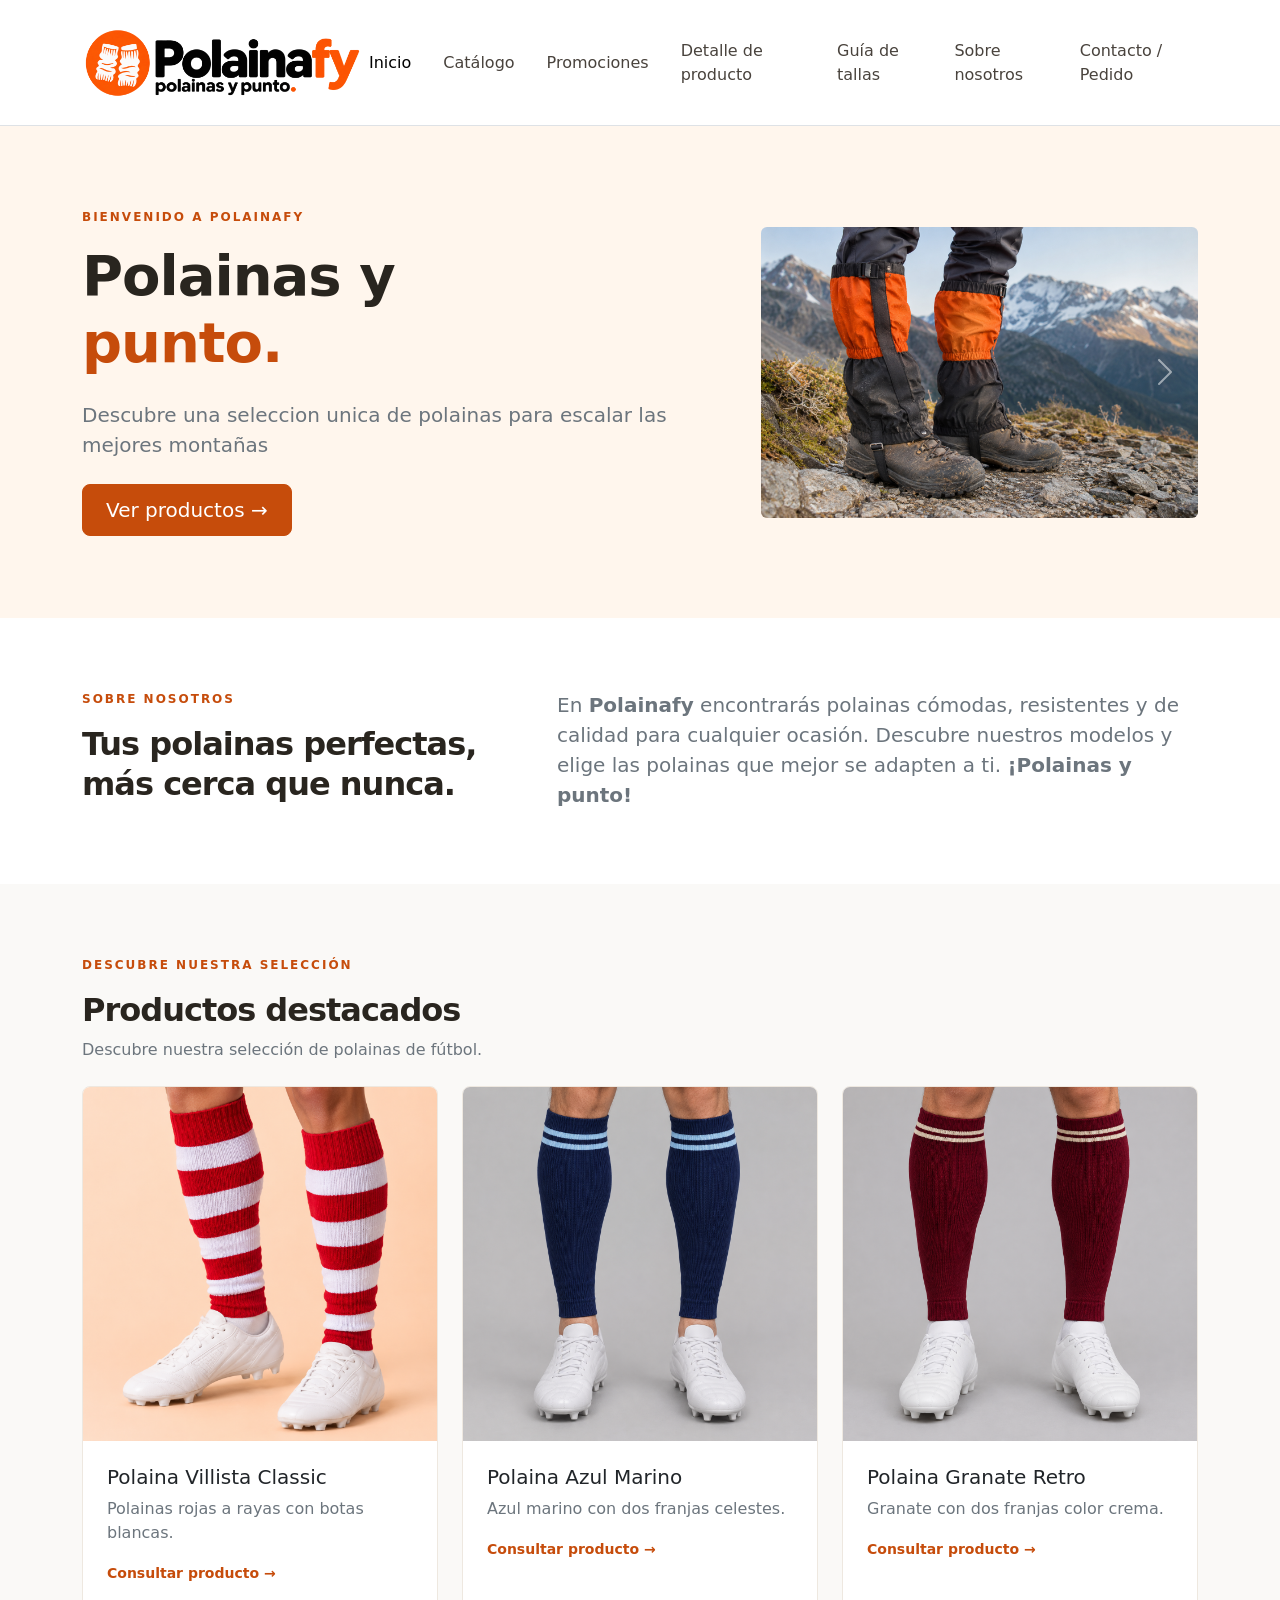
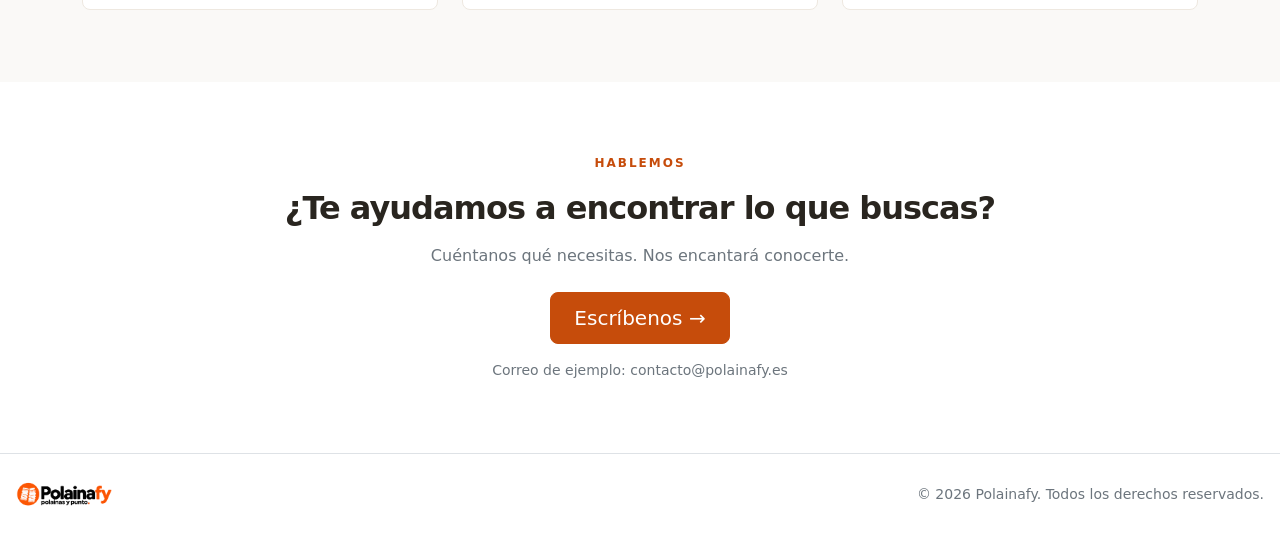
<file: index.html>
<!DOCTYPE html>
<html lang="es">
<head>
  <meta charset="UTF-8">
  <meta name="viewport" content="width=device-width, initial-scale=1">
  <meta name="description" content="Conoce nuestro negocio y descubre nuestros productos destacados.">
  <title>Polainafy</title>
  <link href="https://cdn.jsdelivr.net/npm/bootstrap@5.3.3/dist/css/bootstrap.min.css" rel="stylesheet">
  <link href="css/style.css" rel="stylesheet">
</head>
<body>
  <!-- Sustituye este recuadro por el logo de tu empresa. -->
  <nav class="navbar navbar-expand-md bg-white border-bottom">
    <div class="container py-2">
      <img src="img/polainafylogo.png" alt="" class="h-25 w-25">
      <button class="navbar-toggler" type="button" data-bs-toggle="collapse" data-bs-target="#menu" aria-controls="menu" aria-expanded="false" aria-label="Abrir menú"><span class="navbar-toggler-icon"></span></button>
      <div class="collapse navbar-collapse" id="menu">
        <ul class="navbar-nav ms-auto align-items-md-center gap-md-3">
          <li class="nav-item"><a class="nav-link active" aria-current="page" href="index.html">Inicio</a></li>
          <li class="nav-item"><a class="nav-link" href="catalogo.html">Catálogo</a></li>
          <li class="nav-item"><a class="nav-link" href="promociones.html">Promociones</a></li>
          <li class="nav-item"><a class="nav-link" href="producto.html">Detalle de producto</a></li>
          <li class="nav-item"><a class="nav-link" href="guiadetallas.html">Guía de tallas</a></li>
          <li class="nav-item"><a class="nav-link" href="sobrenosotros.html">Sobre nosotros</a></li>
          <li class="nav-item"><a class="nav-link" href="contacto.html">Contacto / Pedido</a></li>
        </ul>
      </div>
    </div>
  </nav>
  <main>
    <header id="inicio" class="banner">
      <div class="container py-5">
        <div class="row align-items-center g-5">
          <div class="col-md-7">
            <p class="etiqueta">BIENVENIDO A POLAINAFY</p>
            <h1 class="display-4 fw-bold mb-4">Polainas y<br><span class="texto-naranja">punto.</span></h1>
            <p class="lead text-secondary mb-4">Descubre una seleccion unica de polainas para escalar las mejores montañas</p>
            <a href="#productos" class="btn btn-naranja btn-lg">Ver productos <span aria-hidden="true">→</span></a>
          </div>
          <div class="col-md-5 rounded">
            <div id="carouselExample" class="carousel slide">
              <div class="carousel-inner">
                <div class="carousel-item active">
                  <img src="img/polainas1.png" class="d-block w-100 rounded" alt="...">
                </div>
                <div class="carousel-item">
                  <img src="img/polainas2.png" class="d-block w-100 rounded" alt="...">
                </div>
                <div class="carousel-item">
                  <img src="img/polainas3.png" class="d-block w-100 rounded" alt="...">
                </div>
                <div class="carousel-item">
                  <img src="img/polainas5.png" class="d-block w-100 rounded" alt="...">
                </div>
                <div class="carousel-item">
                  <img src="img/polainas4.png" class="d-block w-100 rounded" alt="...">
                </div>
              </div>
              <button class="carousel-control-prev" type="button" data-bs-target="#carouselExample" data-bs-slide="prev">
                <span class="carousel-control-prev-icon" aria-hidden="true"></span>
                <span class="visually-hidden">Previous</span>
              </button>
              <button class="carousel-control-next" type="button" data-bs-target="#carouselExample" data-bs-slide="next">
                <span class="carousel-control-next-icon" aria-hidden="true"></span>
                <span class="visually-hidden">Next</span>
              </button>
            </div>
        </div>
      </div>
    </header>
    <section id="nosotros" class="container seccion">
      <div class="row g-4 align-items-start">
        <div class="col-md-5"><p class="etiqueta">SOBRE NOSOTROS</p><h2>Tus polainas perfectas,<br>más cerca que nunca.</h2></div>
        <div class="col-md-7"><p class="text-secondary fs-5 mb-0">En <b>Polainafy</b> encontrarás polainas cómodas, resistentes y de calidad para cualquier ocasión. Descubre nuestros modelos y elige las polainas que mejor se adapten a ti. <b>¡Polainas y punto!</b></p></div>
      </div>
    </section>
    <section id="productos" class="fondo-suave seccion">
      <div class="container">
        <p class="etiqueta">DESCUBRE NUESTRA SELECCIÓN</p><h2 class="mb-2">Productos destacados</h2>
        <p class="text-secondary mb-4">Descubre nuestra selección de polainas de fútbol.</p>
        <div class="row g-4">
          <div class="col-md-4"><article class="card h-100"><img src="img/Polainas Rayadas Rojas con Botas Blancas.png" alt="Polainas rojas a rayas con botas blancas." class="card-img-top object-fit-cover foto-destacada" loading="lazy"><div class="card-body p-4"><h3 class="h5">Polaina Villista Classic</h3><p class="text-secondary">Polainas rojas a rayas con botas blancas.</p><a href="producto.html" class="enlace">Consultar producto <span aria-hidden="true">→</span></a></div></article></div>
          <div class="col-md-4"><article class="card h-100"><img src="img/polaina-azul-marino.png" alt="Azul marino con dos franjas celestes." class="card-img-top object-fit-cover foto-destacada" loading="lazy"><div class="card-body p-4"><h3 class="h5">Polaina Azul Marino</h3><p class="text-secondary">Azul marino con dos franjas celestes.</p><a href="producto-azul-marino.html" class="enlace">Consultar producto <span aria-hidden="true">→</span></a></div></article></div>
          <div class="col-md-4"><article class="card h-100"><img src="img/polaina-granate-retro.png" alt="Granate con dos franjas color crema." class="card-img-top object-fit-cover foto-destacada" loading="lazy"><div class="card-body p-4"><h3 class="h5">Polaina Granate Retro</h3><p class="text-secondary">Granate con dos franjas color crema.</p><a href="producto-granate-retro.html" class="enlace">Consultar producto <span aria-hidden="true">→</span></a></div></article></div>
        </div>
      </div>
    </section>
    <section id="contacto" class="container seccion text-center">
      <p class="etiqueta">HABLEMOS</p><h2>¿Te ayudamos a encontrar lo que buscas?</h2>
      <p class="text-secondary my-3">Cuéntanos qué necesitas. Nos encantará conocerte.</p>
      <!-- Cambia esta dirección por el correo de tu empresa. -->
      <a href="contacto.html" class="btn btn-naranja btn-lg mt-2">Escríbenos <span aria-hidden="true">→</span></a>
      <p class="small text-secondary mt-3 mb-0">Correo de ejemplo: contacto@polainafy.es</p>
    </section>
  </main>
  <footer class="border-top py-4">
    <div class="container-fluid d-flex flex-column flex-sm-row align-items-start align-items-sm-center justify-content-between gap-2 px-3">
      <a href="index.html">
        <img src="img/polainafylogo.png" alt="Polainafy, inicio" width="96" class="d-block h-auto">
      </a>
      <small class="text-secondary">© 2026 Polainafy. Todos los derechos reservados.</small>
    </div>
  </footer>
  <script src="https://cdn.jsdelivr.net/npm/bootstrap@5.3.3/dist/js/bootstrap.bundle.min.js"></script>
</body>
</html>
</file>
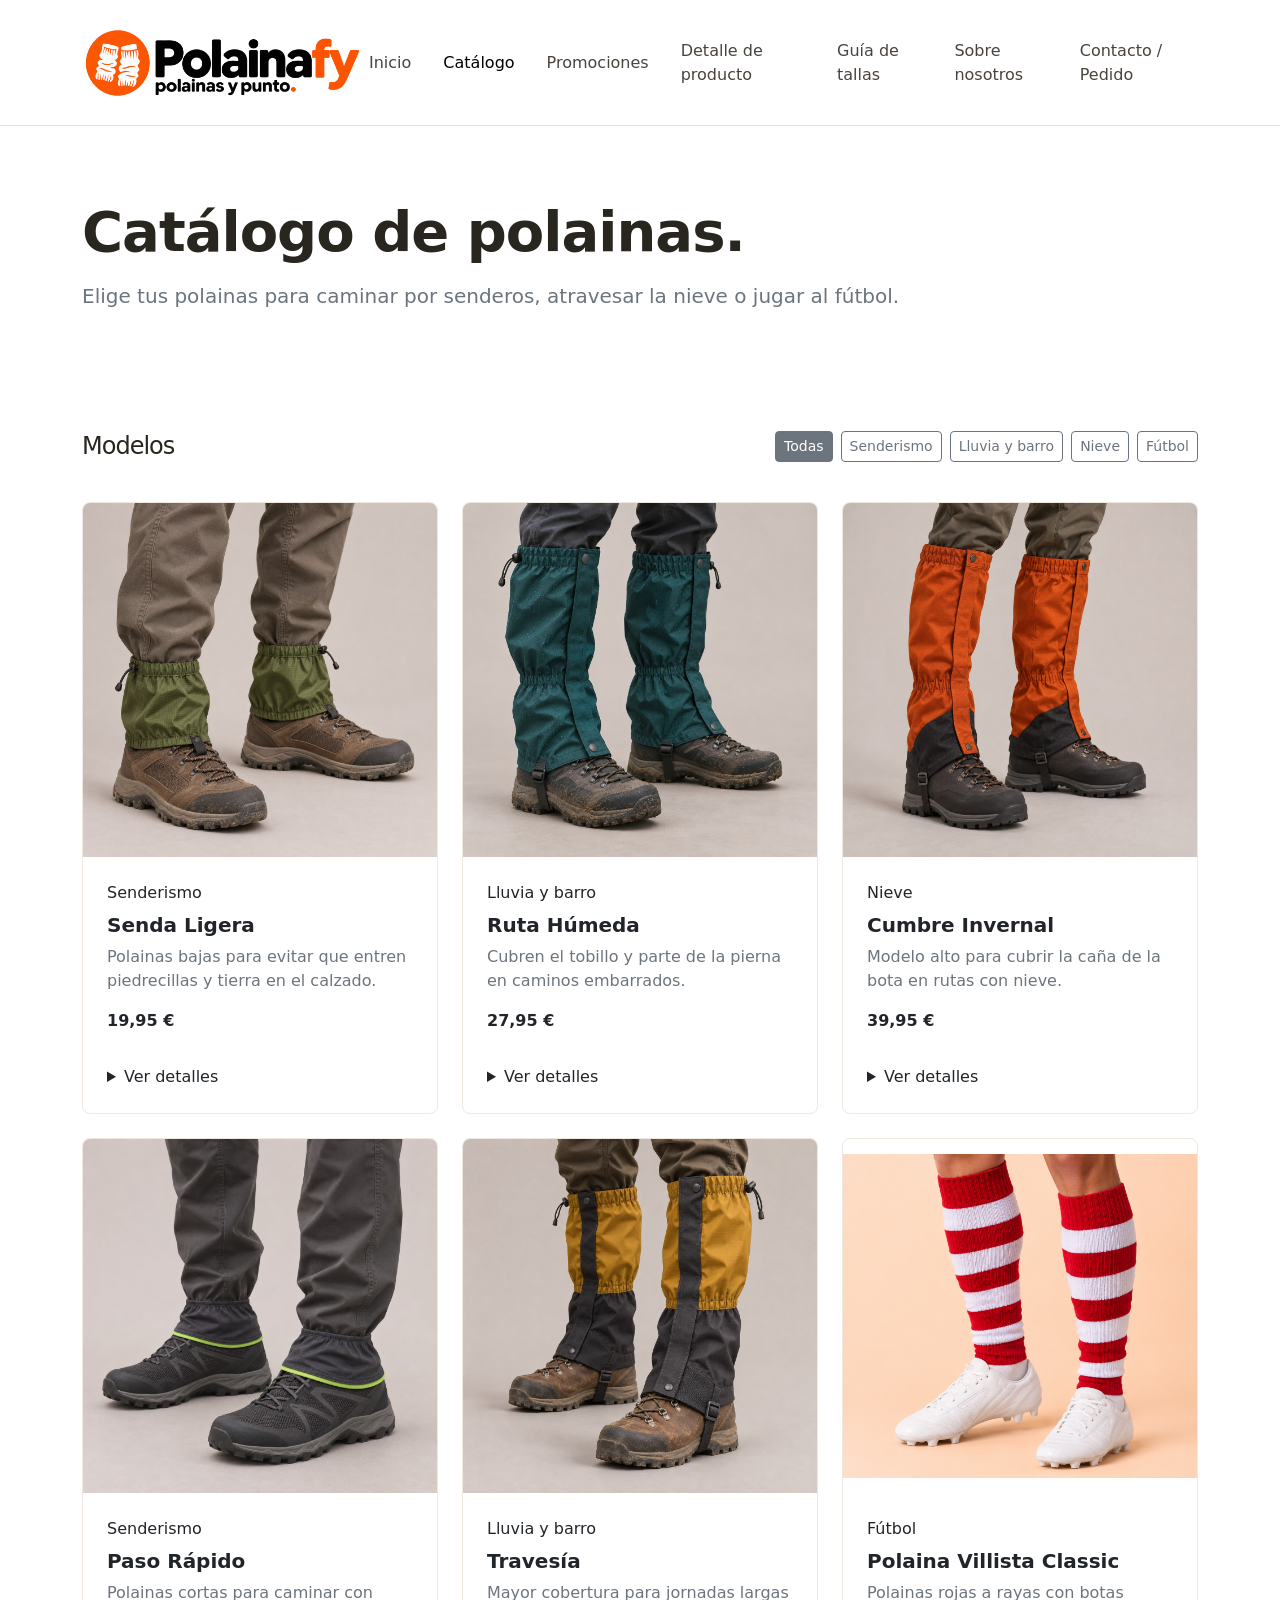
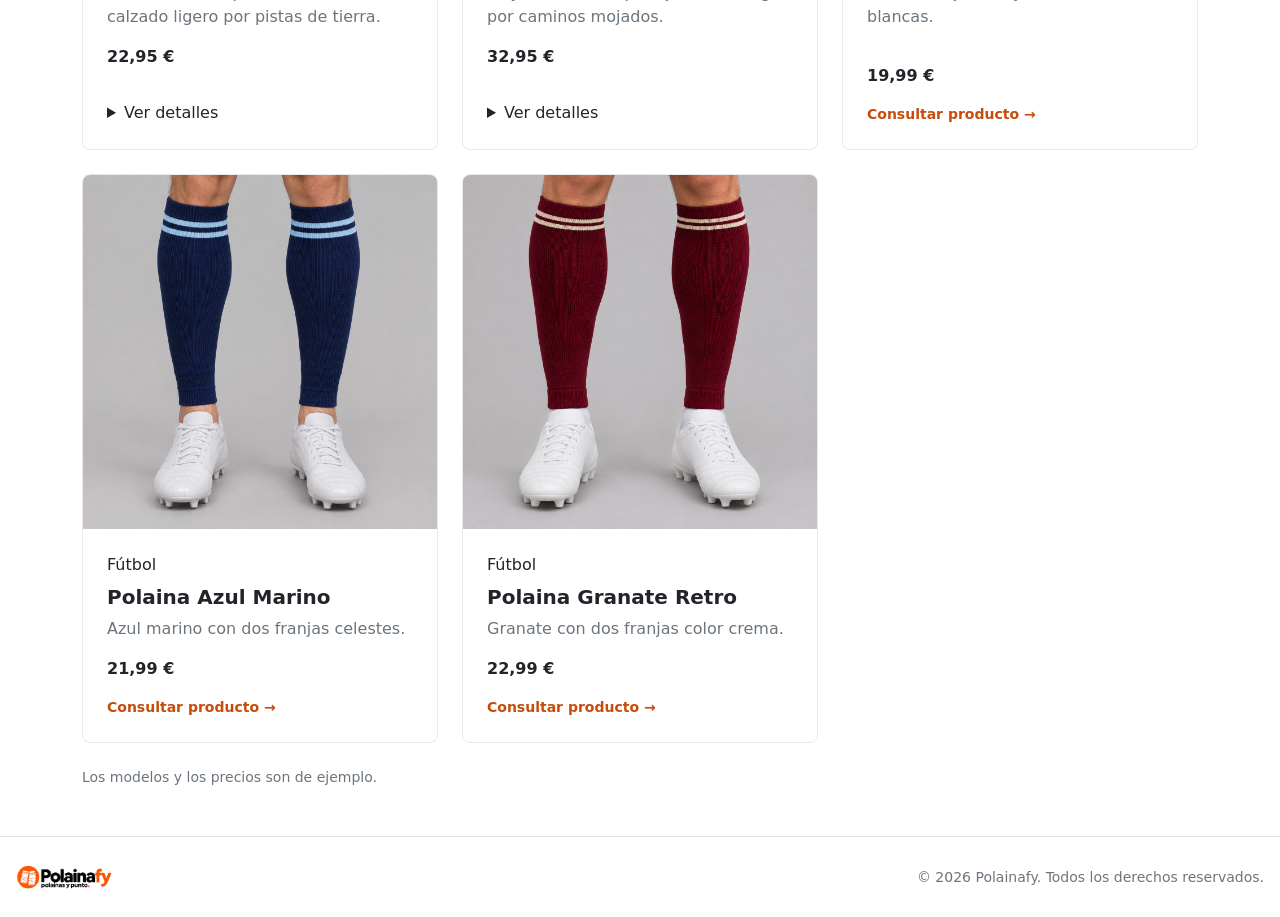
<file: catalogo.html>
<!DOCTYPE html>
<html lang="es">
<head>
  <meta charset="UTF-8">
  <meta name="viewport" content="width=device-width, initial-scale=1">
  <meta name="description" content="Catálogo de polainas Polainafy para senderismo, lluvia, nieve y fútbol.">
  <title>Catálogo de polainas | Polainafy</title>
  <link href="https://cdn.jsdelivr.net/npm/bootstrap@5.3.3/dist/css/bootstrap.min.css" rel="stylesheet">
  <link href="css/style.css" rel="stylesheet">

</head>
<body>
  <nav class="navbar navbar-expand-md bg-white border-bottom">
    <div class="container py-2">
      <img src="img/polainafylogo.png" alt="" class="h-25 w-25">
      <button class="navbar-toggler" type="button" data-bs-toggle="collapse" data-bs-target="#menu" aria-controls="menu" aria-expanded="false" aria-label="Abrir menú"><span class="navbar-toggler-icon"></span></button>
      <div class="collapse navbar-collapse" id="menu">
        <ul class="navbar-nav ms-auto align-items-md-center gap-md-3">
          <li class="nav-item"><a class="nav-link" href="index.html">Inicio</a></li>
          <li class="nav-item"><a class="nav-link active" aria-current="page" href="catalogo.html">Catálogo</a></li>
          <li class="nav-item"><a class="nav-link" href="promociones.html">Promociones</a></li>
          <li class="nav-item"><a class="nav-link" href="producto.html">Detalle de producto</a></li>
          <li class="nav-item"><a class="nav-link" href="guiadetallas.html">Guía de tallas</a></li>
          <li class="nav-item"><a class="nav-link" href="sobrenosotros.html">Sobre nosotros</a></li>
          <li class="nav-item"><a class="nav-link" href="contacto.html">Contacto / Pedido</a></li>
        </ul>
      </div>
    </div>
  </nav>

  <main class="catalogo">
    <header class="cabecera-catalogo py-5">
      <div class="container py-md-4">
        <h1 class="display-4 fw-bold mb-3">Catálogo de <span class="acento">polainas.</span></h1>
        <p class="introduccion lead text-secondary mb-0">
          Elige tus polainas para caminar por senderos, atravesar la nieve o jugar al fútbol.
        </p>
      </div>
    </header>

    <section class="container py-5" aria-labelledby="modelos">
      <div class="controles pb-3 mb-4 d-flex flex-wrap align-items-center justify-content-between gap-3">
        <h2 id="modelos" class="h4 mb-0">Modelos</h2>
        <div id="filtros" role="group" aria-label="Filtrar modelos por actividad" hidden>
          <div class="d-flex flex-wrap gap-2">
            <button class="btn btn-sm btn-outline-secondary filtro active" type="button" data-filtro="todos" aria-pressed="true">Todas</button>
            <button class="btn btn-sm btn-outline-secondary filtro" type="button" data-filtro="senderismo" aria-pressed="false">Senderismo</button>
            <button class="btn btn-sm btn-outline-secondary filtro" type="button" data-filtro="lluvia" aria-pressed="false">Lluvia y barro</button>
            <button class="btn btn-sm btn-outline-secondary filtro" type="button" data-filtro="nieve" aria-pressed="false">Nieve</button>
            <button class="btn btn-sm btn-outline-secondary filtro" type="button" data-filtro="futbol" aria-pressed="false">Fútbol</button>
          </div>
        </div>
      </div>
      <p id="resultado-filtro" class="visually-hidden" role="status"></p>


      <div class="row row-cols-1 row-cols-sm-2 row-cols-lg-3 g-4">
        <div class="col" data-terreno="senderismo">
          <article class="card h-100">
            <div class="foto-producto ratio ratio-1x1">
              <img class="object-fit-contain" src="img/senda-ligera.jpg" alt="Polainas bajas verde oliva sobre zapatillas de montaña marrones" loading="lazy">
            </div>
            <div class="card-body p-4 d-flex flex-column">
              <p class="tipo mb-2">Senderismo</p>
              <h3 class="h5 fw-bold">Senda Ligera</h3>
              <p class="text-secondary">Polainas bajas para evitar que entren piedrecillas y tierra en el calzado.</p>
              <p class="precio fw-bold mt-auto mb-3">19,95 €</p>
              <details class="pt-3">
                <summary>Ver detalles</summary>
                <p class="text-secondary small mt-2 mb-0">Pensadas para rutas cortas por senderos secos con zapatillas de montaña.</p>
              </details>
            </div>
          </article>
        </div>

        <div class="col" data-terreno="lluvia">
          <article class="card h-100">
            <div class="foto-producto ratio ratio-1x1">
              <img class="object-fit-contain" src="img/ruta-humeda.jpg" alt="Polainas verde petróleo con gotas de agua sobre botas de senderismo" loading="lazy">
            </div>
            <div class="card-body p-4 d-flex flex-column">
              <p class="tipo mb-2">Lluvia y barro</p>
              <h3 class="h5 fw-bold">Ruta Húmeda</h3>
              <p class="text-secondary">Cubren el tobillo y parte de la pierna en caminos embarrados.</p>
              <p class="precio fw-bold mt-auto mb-3">27,95 €</p>
              <details class="pt-3">
                <summary>Ver detalles</summary>
                <p class="text-secondary small mt-2 mb-0">Recomendadas para senderos con charcos o hierba mojada. Se colocan sobre la parte superior de la bota.</p>
              </details>
            </div>
          </article>
        </div>

        <div class="col" data-terreno="nieve">
          <article class="card h-100">
            <div class="foto-producto ratio ratio-1x1">
              <img class="object-fit-contain" src="img/cumbre-invernal.jpg" alt="Polainas altas naranjas con refuerzos negros sobre botas de montaña" loading="lazy">
            </div>
            <div class="card-body p-4 d-flex flex-column">
              <p class="tipo mb-2">Nieve</p>
              <h3 class="h5 fw-bold">Cumbre Invernal</h3>
              <p class="text-secondary">Modelo alto para cubrir la caña de la bota en rutas con nieve.</p>
              <p class="precio fw-bold mt-auto mb-3">39,95 €</p>
              <details class="pt-3">
                <summary>Ver detalles</summary>
                <p class="text-secondary small mt-2 mb-0">La cobertura alta ayuda a mantener la nieve fuera de la bota al caminar.</p>
              </details>
            </div>
          </article>
        </div>

        <div class="col" data-terreno="senderismo">
          <article class="card h-100">
            <div class="foto-producto ratio ratio-1x1">
              <img class="object-fit-contain" src="img/paso-rapido.jpg" alt="Polainas cortas de color grafito con ribete lima sobre zapatillas de trail" loading="lazy">
            </div>
            <div class="card-body p-4 d-flex flex-column">
              <p class="tipo mb-2">Senderismo</p>
              <h3 class="h5 fw-bold">Paso Rápido</h3>
              <p class="text-secondary">Polainas cortas para caminar con calzado ligero por pistas de tierra.</p>
              <p class="precio fw-bold mt-auto mb-3">22,95 €</p>
              <details class="pt-3">
                <summary>Ver detalles</summary>
                <p class="text-secondary small mt-2 mb-0">Su perfil bajo cubre la abertura de la zapatilla y deja libre la parte superior del tobillo.</p>
              </details>
            </div>
          </article>
        </div>

        <div class="col" data-terreno="lluvia">
          <article class="card h-100">
            <div class="foto-producto ratio ratio-1x1">
              <img class="object-fit-contain" src="img/travesia.jpg" alt="Polainas largas de color ocre y gris sobre botas de cuero" loading="lazy">
            </div>
            <div class="card-body p-4 d-flex flex-column">
              <p class="tipo mb-2">Lluvia y barro</p>
              <h3 class="h5 fw-bold">Travesía</h3>
              <p class="text-secondary">Mayor cobertura para jornadas largas por caminos mojados.</p>
              <p class="precio fw-bold mt-auto mb-3">32,95 €</p>
              <details class="pt-3">
                <summary>Ver detalles</summary>
                <p class="text-secondary small mt-2 mb-0">Cubre la caña de la bota y la parte baja del pantalón en rutas con vegetación húmeda.</p>
              </details>
            </div>
          </article>
        </div>
        <div class="col" data-terreno="futbol">
          <article class="card h-100">
            <div class="foto-producto ratio ratio-1x1">
              <img class="object-fit-contain" src="img/Polainas Rayadas Rojas con Botas Blancas.png" alt="Polainas rojas a rayas con botas blancas." loading="lazy">
            </div>
            <div class="card-body p-4 d-flex flex-column">
              <p class="tipo mb-2">Fútbol</p>
              <h3 class="h5 fw-bold">Polaina Villista Classic</h3>
              <p class="text-secondary">Polainas rojas a rayas con botas blancas.</p>
              <p class="precio fw-bold mt-auto mb-3">19,99 €</p>
              <a href="producto.html" class="enlace">Consultar producto <span aria-hidden="true">→</span></a>
            </div>
          </article>
        </div>

        <div class="col" data-terreno="futbol">
          <article class="card h-100">
            <div class="foto-producto ratio ratio-1x1">
              <img class="object-fit-contain" src="img/polaina-azul-marino.png" alt="Azul marino con dos franjas celestes." loading="lazy">
            </div>
            <div class="card-body p-4 d-flex flex-column">
              <p class="tipo mb-2">Fútbol</p>
              <h3 class="h5 fw-bold">Polaina Azul Marino</h3>
              <p class="text-secondary">Azul marino con dos franjas celestes.</p>
              <p class="precio fw-bold mt-auto mb-3">21,99 €</p>
              <a href="producto-azul-marino.html" class="enlace">Consultar producto <span aria-hidden="true">→</span></a>
            </div>
          </article>
        </div>

        <div class="col" data-terreno="futbol">
          <article class="card h-100">
            <div class="foto-producto ratio ratio-1x1">
              <img class="object-fit-contain" src="img/polaina-granate-retro.png" alt="Granate con dos franjas color crema." loading="lazy">
            </div>
            <div class="card-body p-4 d-flex flex-column">
              <p class="tipo mb-2">Fútbol</p>
              <h3 class="h5 fw-bold">Polaina Granate Retro</h3>
              <p class="text-secondary">Granate con dos franjas color crema.</p>
              <p class="precio fw-bold mt-auto mb-3">22,99 €</p>
              <a href="producto-granate-retro.html" class="enlace">Consultar producto <span aria-hidden="true">→</span></a>
            </div>
          </article>
        </div>
      </div>
      <p class="small text-secondary mt-4 mb-0">Los modelos y los precios son de ejemplo.</p>
    </section>
  </main>

  <footer class="border-top py-4">
    <div class="container-fluid d-flex flex-column flex-sm-row align-items-start align-items-sm-center justify-content-between gap-2 px-3">
      <a href="index.html">
        <img src="img/polainafylogo.png" alt="Polainafy, inicio" width="96" class="d-block h-auto">
      </a>
      <small class="text-secondary">© 2026 Polainafy. Todos los derechos reservados.</small>
    </div>
  </footer>

  <script src="https://cdn.jsdelivr.net/npm/bootstrap@5.3.3/dist/js/bootstrap.bundle.min.js"></script>
  <script>
    const filtros = document.querySelector('#filtros');
    const botones = filtros.querySelectorAll('[data-filtro]');
    const tarjetas = document.querySelectorAll('[data-terreno]');
    const resultado = document.querySelector('#resultado-filtro');

    // Muestra las tarjetas que coinciden con el terreno seleccionado.
    botones.forEach((boton) => {
      boton.addEventListener('click', () => {
        const terreno = boton.dataset.filtro;
        let visibles = 0;

        tarjetas.forEach((tarjeta) => {
          const coincide = terreno === 'todos' || tarjeta.dataset.terreno === terreno;
          tarjeta.hidden = !coincide;
          if (coincide) visibles += 1;
        });

        botones.forEach((opcion) => {
          const activo = opcion === boton;
          opcion.classList.toggle('active', activo);
          opcion.setAttribute('aria-pressed', String(activo));
        });

        resultado.textContent = visibles === 1 ? '1 modelo visible' : visibles + ' modelos visibles';
      });
    });

    filtros.hidden = false;
  </script>
</body>
</html>
</file>
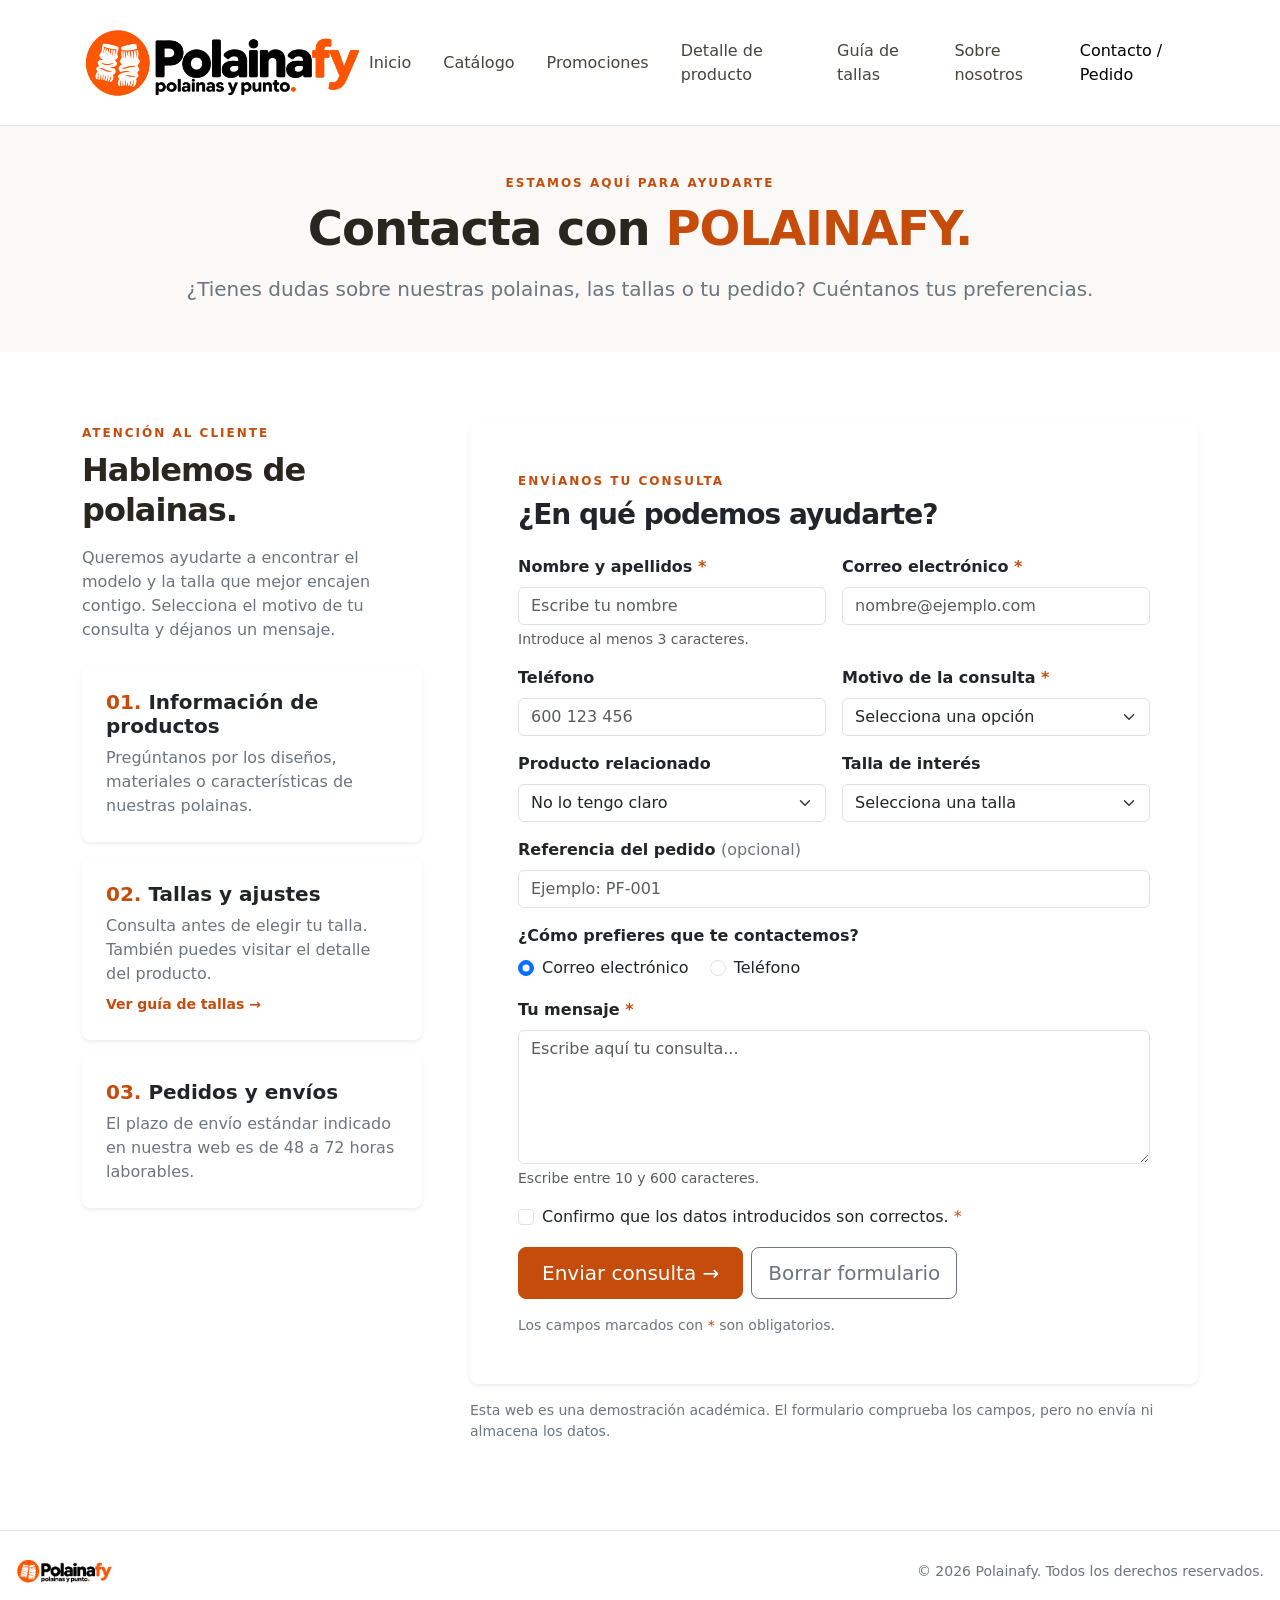
<file: contacto.html>
<!DOCTYPE html>
<html lang="es">

<head>
    <meta charset="UTF-8">
    <meta name="viewport" content="width=device-width, initial-scale=1.0">
    <meta name="description" content="Contacta con POLAINAFY para resolver tus dudas sobre polainas, tallas y pedidos.">

    <title>Contacto | POLAINAFY</title>

    <!-- Bootstrap 5 -->
    <link href="https://cdn.jsdelivr.net/npm/bootstrap@5.3.8/dist/css/bootstrap.min.css"
        rel="stylesheet">

    <!-- CSS común del proyecto -->
    <link rel="stylesheet" href="css/style.css">
</head>

<body>

    <!-- NAVBAR -->
    <header>
  <nav class="navbar navbar-expand-md bg-white border-bottom">
    <div class="container py-2">
      <img src="img/polainafylogo.png" alt="" class="h-25 w-25">
      <button class="navbar-toggler" type="button" data-bs-toggle="collapse" data-bs-target="#menu" aria-controls="menu" aria-expanded="false" aria-label="Abrir menú"><span class="navbar-toggler-icon"></span></button>
      <div class="collapse navbar-collapse" id="menu">
        <ul class="navbar-nav ms-auto align-items-md-center gap-md-3">
          <li class="nav-item"><a class="nav-link" href="index.html">Inicio</a></li>
          <li class="nav-item"><a class="nav-link" href="catalogo.html">Catálogo</a></li>
          <li class="nav-item"><a class="nav-link" href="promociones.html">Promociones</a></li>
          <li class="nav-item"><a class="nav-link" href="producto.html">Detalle de producto</a></li>
          <li class="nav-item"><a class="nav-link" href="guiadetallas.html">Guía de tallas</a></li>
          <li class="nav-item"><a class="nav-link" href="sobrenosotros.html">Sobre nosotros</a></li>
          <li class="nav-item"><a class="nav-link active" aria-current="page" href="contacto.html">Contacto / Pedido</a></li>
        </ul>
      </div>
    </div>
  </nav>
    </header>


    <!-- CONTENIDO PRINCIPAL -->
    <main>

        <!-- PRESENTACIÓN -->
        <section class="fondo-suave py-5">
            <div class="container text-center">
                <p class="etiqueta mb-2">ESTAMOS AQUÍ PARA AYUDARTE</p>
                <h1 class="display-5 fw-bold mb-3">
                    Contacta con <span class="texto-naranja">POLAINAFY.</span>
                </h1>
                <p class="text-secondary lead mb-0">
                    ¿Tienes dudas sobre nuestras polainas, las tallas o tu pedido?
                    Cuéntanos tus preferencias.
                </p>
            </div>
        </section>


        <!-- FORMULARIO E INFORMACIÓN -->
        <section class="container seccion">
            <div class="row g-5 align-items-start">

                <!-- INFORMACIÓN LATERAL -->
                <div class="col-lg-4">
                    <p class="etiqueta mb-2">ATENCIÓN AL CLIENTE</p>
                    <h2 class="fw-bold mb-3">Hablemos de polainas.</h2>
                    <p class="text-secondary mb-4">
                        Queremos ayudarte a encontrar el modelo y la talla
                        que mejor encajen contigo. Selecciona el motivo de tu consulta
                        y déjanos un mensaje.
                    </p>

                    <div class="card border-0 shadow-sm mb-3">
                        <div class="card-body p-4">
                            <h3 class="h5 fw-bold">
                                <span class="texto-naranja">01.</span> Información de productos
                            </h3>
                            <p class="text-secondary mb-0">
                                Pregúntanos por los diseños, materiales o características
                                de nuestras polainas.
                            </p>
                        </div>
                    </div>

                    <div class="card border-0 shadow-sm mb-3">
                        <div class="card-body p-4">
                            <h3 class="h5 fw-bold">
                                <span class="texto-naranja">02.</span> Tallas y ajustes
                            </h3>
                            <p class="text-secondary mb-0">
                                Consulta antes de elegir tu talla.
                                También puedes visitar el detalle del producto.
                            </p>
                            <a href="producto.html" class="enlace d-inline-block mt-2">
                                Ver guía de tallas →
                            </a>
                        </div>
                    </div>

                    <div class="card border-0 shadow-sm">
                        <div class="card-body p-4">
                            <h3 class="h5 fw-bold">
                                <span class="texto-naranja">03.</span> Pedidos y envíos
                            </h3>
                            <p class="text-secondary mb-0">
                                El plazo de envío estándar indicado en nuestra web es
                                de 48 a 72 horas laborables.
                            </p>
                        </div>
                    </div>
                </div>


                <!-- FORMULARIO -->
                <div class="col-lg-8">
                    <div class="card border-0 shadow-sm rounded-3">
                        <div class="card-body p-4 p-md-5">

                            <p class="etiqueta mb-2">ENVÍANOS TU CONSULTA</p>
                            <h2 class="h3 fw-bold mb-4">¿En qué podemos ayudarte?</h2>

                            <form id="formContacto">

                                <div class="row g-3">

                                    <!-- Nombre -->
                                    <div class="col-md-6">
                                        <label for="nombre" class="form-label fw-semibold">
                                            Nombre y apellidos <span class="texto-naranja">*</span>
                                        </label>
                                        <input type="text" class="form-control" id="nombre" name="nombre"
                                            placeholder="Escribe tu nombre" autocomplete="name"
                                            minlength="3" maxlength="80" required>
                                        <div class="form-text">Introduce al menos 3 caracteres.</div>
                                    </div>

                                    <!-- Correo -->
                                    <div class="col-md-6">
                                        <label for="email" class="form-label fw-semibold">
                                            Correo electrónico <span class="texto-naranja">*</span>
                                        </label>
                                        <input type="email" class="form-control" id="email" name="email"
                                            placeholder="nombre@ejemplo.com" autocomplete="email" required>
                                    </div>

                                    <!-- Teléfono -->
                                    <div class="col-md-6">
                                        <label for="telefono" class="form-label fw-semibold">
                                            Teléfono
                                        </label>
                                        <input type="tel" class="form-control" id="telefono" name="telefono"
                                            placeholder="600 123 456" autocomplete="tel"
                                            pattern="[0-9+()\s-]{9,16}"
                                            title="Introduce un teléfono válido (entre 9 y 16 caracteres).">
                                    </div>

                                    <!-- Motivo de consulta -->
                                    <div class="col-md-6">
                                        <label for="motivo" class="form-label fw-semibold">
                                            Motivo de la consulta <span class="texto-naranja">*</span>
                                        </label>
                                        <select class="form-select" id="motivo" name="motivo" required>
                                            <option value="" selected disabled>Selecciona una opción</option>
                                            <option value="producto">Información sobre un producto</option>
                                            <option value="talla">Dudas sobre tallas</option>
                                            <option value="pedido">Consulta sobre un pedido</option>
                                            <option value="envio">Envíos</option>
                                            <option value="cambio">Cambios o devoluciones</option>
                                            <option value="otro">Otro motivo</option>
                                        </select>
                                    </div>

                                    <!-- Producto -->
                                    <div class="col-md-6">
                                        <label for="producto" class="form-label fw-semibold">
                                            Producto relacionado
                                        </label>
                                        <select class="form-select" id="producto" name="producto">
                                            <option value="" selected>No lo tengo claro</option>
                                            <option value="villista-classic">Polaina Villista Classic</option>
                                            <option value="otro-modelo">Otro modelo del catálogo</option>
                                        </select>
                                    </div>

                                    <!-- Talla -->
                                    <div class="col-md-6">
                                        <label for="talla" class="form-label fw-semibold">
                                            Talla de interés
                                        </label>
                                        <select class="form-select" id="talla" name="talla">
                                            <option value="" selected>Selecciona una talla</option>
                                            <option value="S">S </option>
                                            <option value="M">M </option>
                                            <option value="L">L </option>
                                            <option value="XL">XL </option>
                                        </select>
                                    </div>

                                    <!-- Referencia pedido -->
                                    <div class="col-12">
                                        <label for="referencia" class="form-label fw-semibold">
                                            Referencia del pedido <span class="text-secondary fw-normal">(opcional)</span>
                                        </label>
                                        <input type="text" class="form-control" id="referencia" name="referencia"
                                            placeholder="Ejemplo: PF-001" maxlength="30">
                                    </div>

                                    <!-- Preferencia de contacto -->
                                    <div class="col-12">
                                        <p class="form-label fw-semibold mb-2">¿Cómo prefieres que te contactemos?</p>
                                        <div class="form-check form-check-inline">
                                            <input class="form-check-input" type="radio" name="respuesta"
                                                id="respuestaEmail" value="email" checked>
                                            <label class="form-check-label" for="respuestaEmail">Correo electrónico</label>
                                        </div>
                                        <div class="form-check form-check-inline">
                                            <input class="form-check-input" type="radio" name="respuesta"
                                                id="respuestaTelefono" value="telefono">
                                            <label class="form-check-label" for="respuestaTelefono">Teléfono</label>
                                        </div>
                                    </div>

                                    <!-- Mensaje -->
                                    <div class="col-12">
                                        <label for="mensaje" class="form-label fw-semibold">
                                            Tu mensaje <span class="texto-naranja">*</span>
                                        </label>
                                        <textarea class="form-control" id="mensaje" name="mensaje" rows="5"
                                            placeholder="Escribe aquí tu consulta..."
                                            minlength="10" maxlength="600" required></textarea>
                                        <div class="form-text">Escribe entre 10 y 600 caracteres.</div>
                                    </div>

                                    <!-- Checkbox -->
                                    <div class="col-12">
                                        <div class="form-check">
                                            <input class="form-check-input" type="checkbox" id="confirmacion"
                                                name="confirmacion" value="si" required>
                                            <label class="form-check-label" for="confirmacion">
                                                Confirmo que los datos introducidos son correctos.
                                                <span class="texto-naranja">*</span>
                                            </label>
                                        </div>
                                    </div>

                                    <!-- Botones -->
                                    <div class="col-12 d-flex flex-column flex-sm-row gap-2 mt-3">
                                        <button type="submit" class="btn btn-naranja btn-lg">
                                            Enviar consulta →
                                        </button>
                                        <button type="reset" class="btn btn-outline-secondary btn-lg">
                                            Borrar formulario
                                        </button>
                                    </div>

                                    <div class="col-12">
                                        <p class="small text-secondary mb-0">
                                            Los campos marcados con <span class="texto-naranja">*</span> son obligatorios.
                                        </p>
                                        <div id="respuestaFormulario" class="alert alert-success mt-3 mb-0 d-none"
                                            role="status" aria-live="polite"></div>
                                    </div>

                                </div>
                            </form>

                        </div>
                    </div>

                    <p class="small text-secondary mt-3">
                        Esta web es una demostración académica. El formulario comprueba los campos,
                        pero no envía ni almacena los datos.
                    </p>
                </div>

            </div>
        </section>

    </main>


    <!-- FOOTER -->
  <footer class="border-top py-4">
    <div class="container-fluid d-flex flex-column flex-sm-row align-items-start align-items-sm-center justify-content-between gap-2 px-3">
      <a href="index.html">
        <img src="img/polainafylogo.png" alt="Polainafy, inicio" width="96" class="d-block h-auto">
      </a>
      <small class="text-secondary">© 2026 Polainafy. Todos los derechos reservados.</small>
    </div>
  </footer>


    <!-- JAVASCRIPT BOOTSTRAP -->
    <script src="https://cdn.jsdelivr.net/npm/bootstrap@5.3.8/dist/js/bootstrap.bundle.min.js"></script>


</body>
</html>
</file>
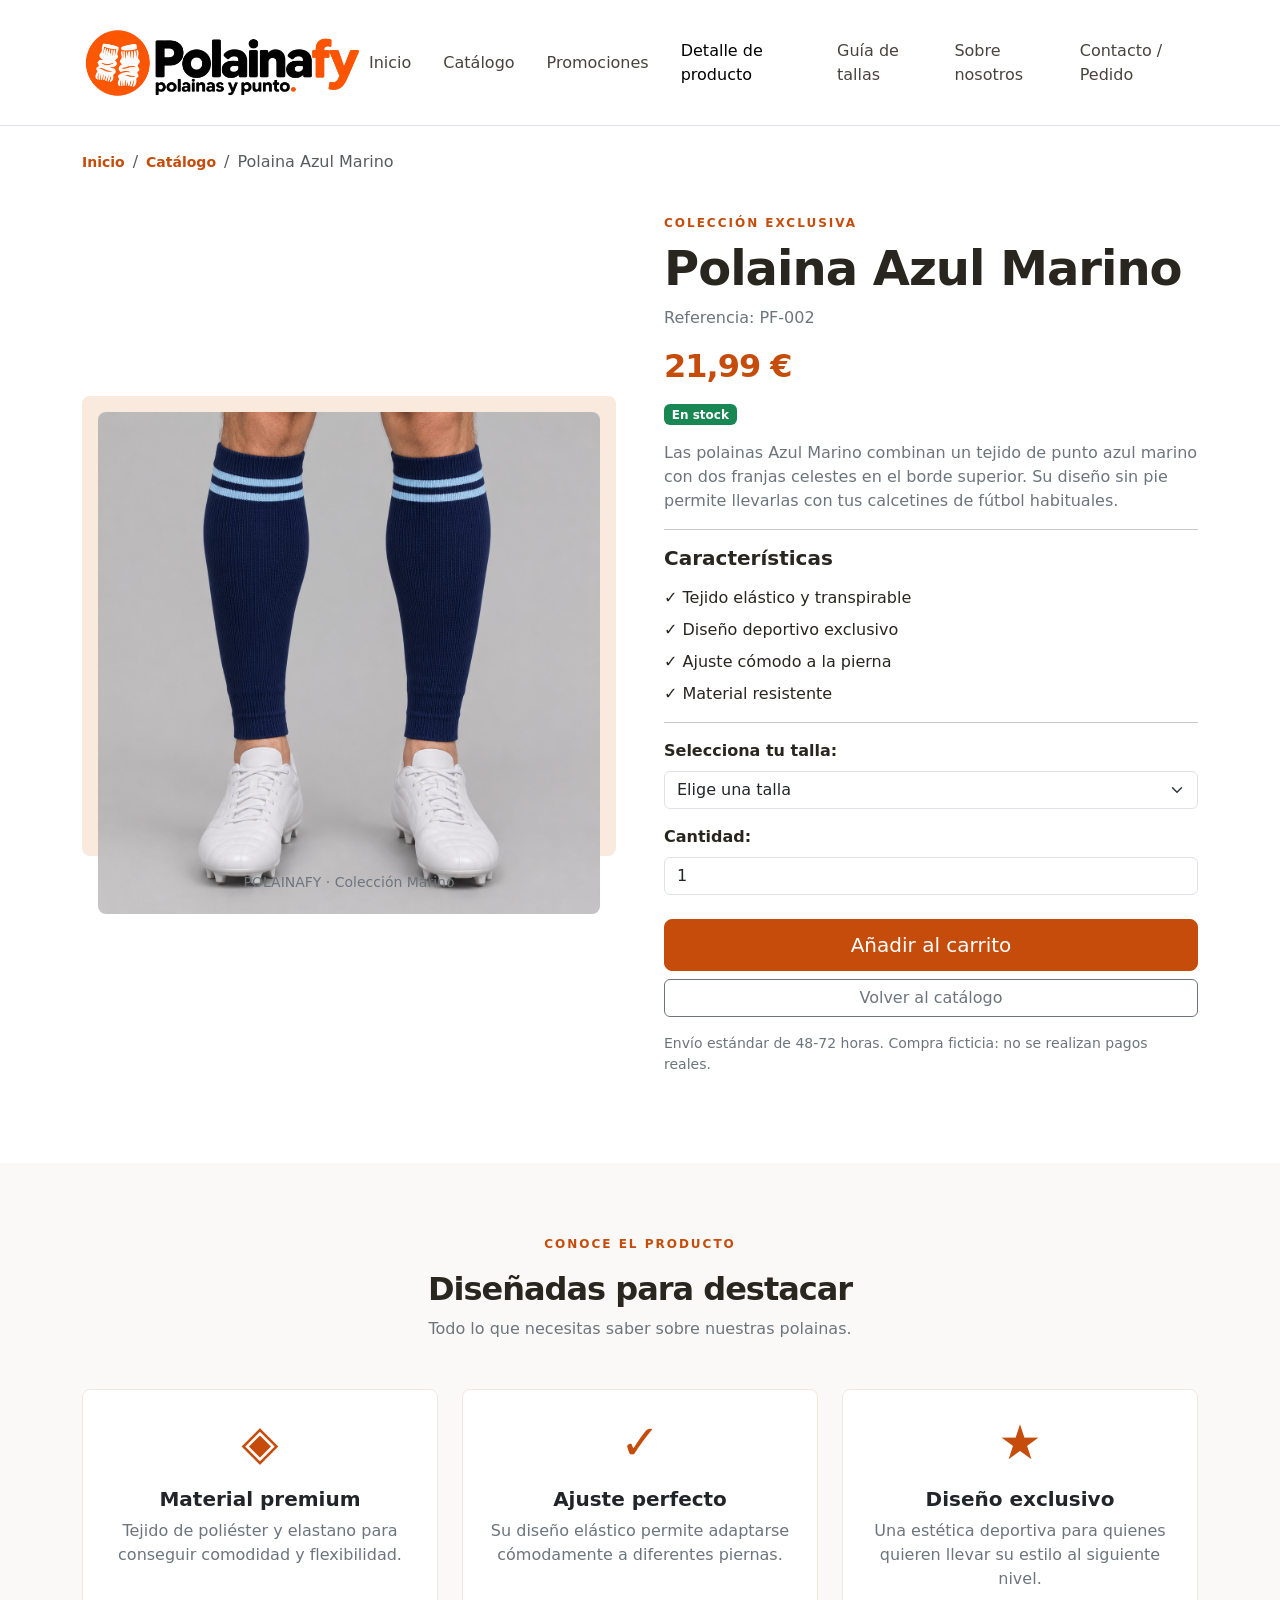
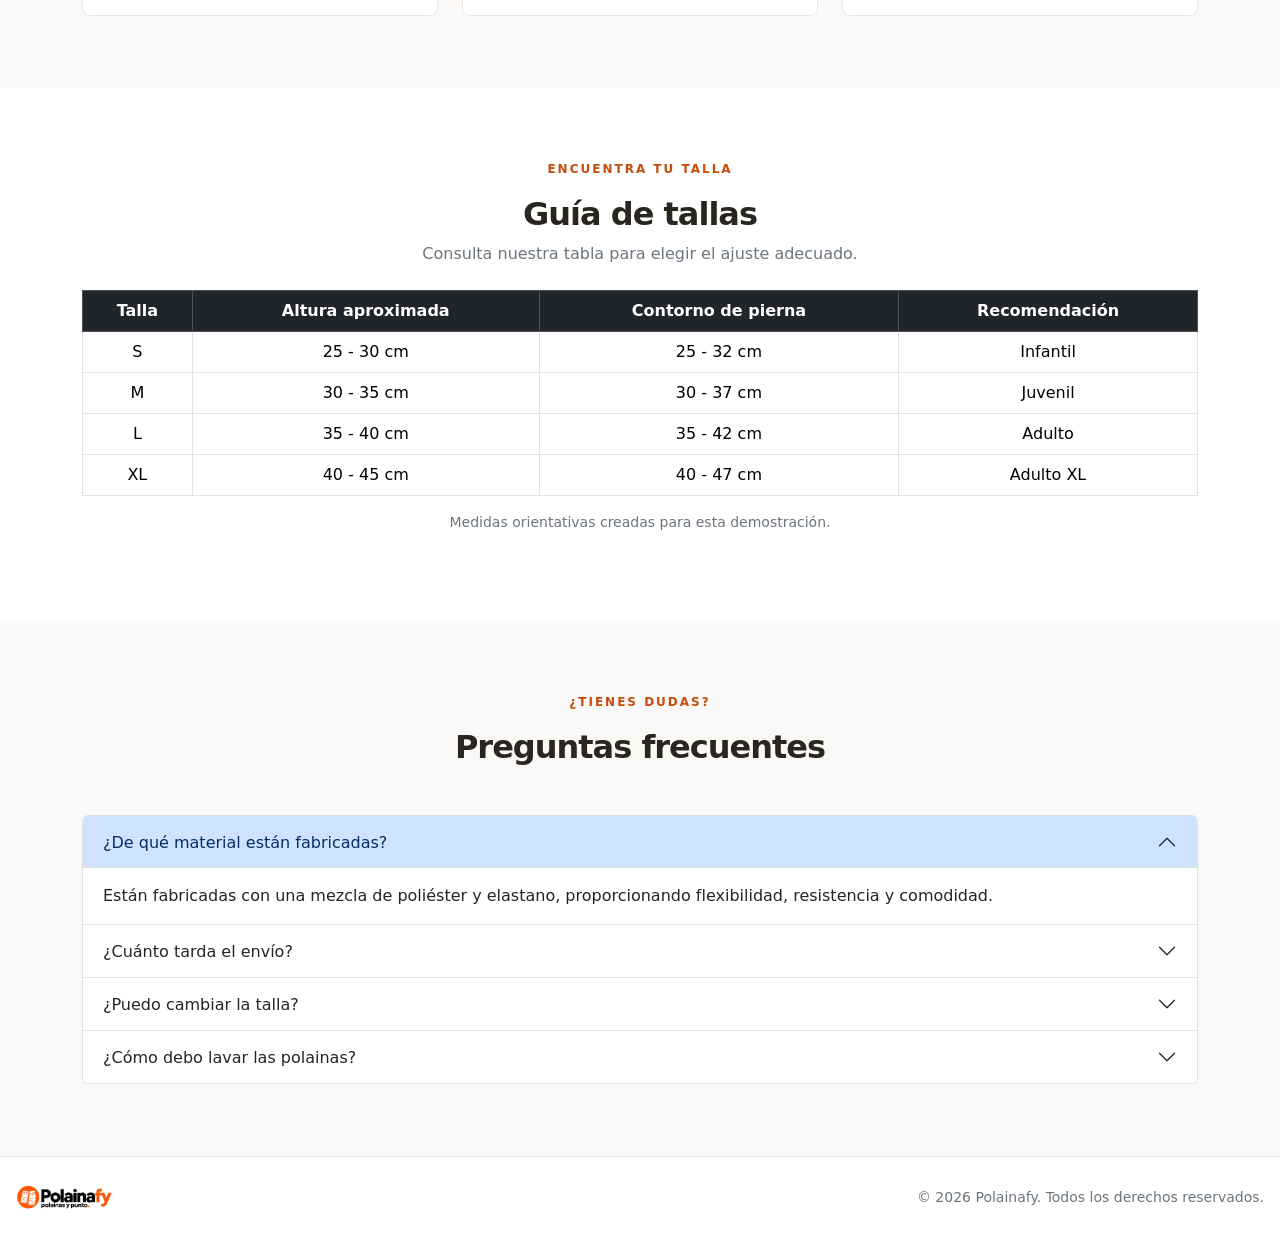
<file: producto-azul-marino.html>
<!DOCTYPE html>
<html lang="es">

<head>
    <meta charset="UTF-8">
    <meta name="viewport" content="width=device-width, initial-scale=1.0">

    <title>Polaina Azul Marino | POLAINAFY</title>

    <!-- Bootstrap 5 -->
    <link href="https://cdn.jsdelivr.net/npm/bootstrap@5.3.8/dist/css/bootstrap.min.css"
        rel="stylesheet">

    <!-- CSS del proyecto -->
    <link rel="stylesheet" href="css/style.css">
</head>

<body>

    <!-- NAVBAR -->
    <header>
        <nav class="navbar navbar-expand-md bg-white border-bottom">
          <div class="container py-2">
            <img src="img/polainafylogo.png" alt="" class="h-25 w-25">
            <button class="navbar-toggler" type="button" data-bs-toggle="collapse" data-bs-target="#menu" aria-controls="menu" aria-expanded="false" aria-label="Abrir menú"><span class="navbar-toggler-icon"></span></button>
            <div class="collapse navbar-collapse" id="menu">
              <ul class="navbar-nav ms-auto align-items-md-center gap-md-3">
                <li class="nav-item"><a class="nav-link" href="index.html">Inicio</a></li>
                <li class="nav-item"><a class="nav-link" href="catalogo.html">Catálogo</a></li>
                <li class="nav-item"><a class="nav-link" href="promociones.html">Promociones</a></li>
                <li class="nav-item"><a class="nav-link active" aria-current="location" href="producto.html">Detalle de producto</a></li>
                <li class="nav-item"><a class="nav-link" href="guiadetallas.html">Guía de tallas</a></li>
                <li class="nav-item"><a class="nav-link" href="sobrenosotros.html">Sobre nosotros</a></li>
                <li class="nav-item"><a class="nav-link" href="contacto.html">Contacto / Pedido</a></li>
              </ul>
            </div>
          </div>
        </nav>
    </header>


    <!-- CONTENIDO PRINCIPAL -->
    <main>

        <!-- MIGAS DE PAN -->
        <section class="container mt-4">

            <nav aria-label="breadcrumb">
                <ol class="breadcrumb">
                    <li class="breadcrumb-item">
                        <a href="index.html" class="enlace">Inicio</a>
                    </li>

                    <li class="breadcrumb-item">
                        <a href="index.html#productos" class="enlace">Catálogo</a>
                    </li>

                    <li class="breadcrumb-item active" aria-current="page">
                        Polaina Azul Marino
                    </li>
                </ol>
            </nav>

        </section>


        <!-- DETALLE DEL PRODUCTO -->
        <section class="container seccion pt-4">

            <div class="row g-5 align-items-center">

                <!-- IMAGEN -->
                <div class="col-lg-6">

                    <div class="producto-imagen producto-imagen--detalle rounded-3 p-3">

                        <img src="img/polaina-azul-marino.png"
                            alt="Azul marino con dos franjas celestes."
                            class="img-fluid rounded-3">

                    </div>

                    <p class="text-center text-secondary small mt-3">
                        POLAINAFY · Colección Marino
                    </p>

                </div>


                <!-- INFORMACIÓN -->
                <div class="col-lg-6">

                    <p class="etiqueta mb-2">COLECCIÓN EXCLUSIVA</p>

                    <h1 class="display-5 fw-bold">
                        Polaina Azul Marino
                    </h1>

                    <p class="text-secondary mb-3">
                        Referencia: PF-002
                    </p>

                    <h2 class="texto-naranja mb-3">
                        21,99 €
                    </h2>

                    <span class="badge text-bg-success mb-3">
                        En stock
                    </span>

                    <p class="text-secondary">
                        Las polainas Azul Marino combinan un tejido de punto azul marino con dos franjas celestes en el borde superior. Su diseño sin pie permite llevarlas con tus calcetines de fútbol habituales.
                    </p>

                    <hr>

                    <!-- CARACTERÍSTICAS -->
                    <h5 class="fw-bold mb-3">Características</h5>

                    <ul class="list-unstyled">
                        <li class="mb-2">✓ Tejido elástico y transpirable</li>
                        <li class="mb-2">✓ Diseño deportivo exclusivo</li>
                        <li class="mb-2">✓ Ajuste cómodo a la pierna</li>
                        <li class="mb-2">✓ Material resistente</li>
                    </ul>

                    <hr>

                    <!-- SELECTOR DE TALLA -->
                    <label for="talla" class="form-label fw-bold">
                        Selecciona tu talla:
                    </label>

                    <select class="form-select mb-3" id="talla">
                        <option value="">Elige una talla</option>
                        <option value="S">S - Pequeña</option>
                        <option value="M">M - Mediana</option>
                        <option value="L">L - Grande</option>
                        <option value="XL">XL - Extra grande</option>
                    </select>


                    <!-- CANTIDAD -->
                    <label for="cantidad" class="form-label fw-bold">
                        Cantidad:
                    </label>

                    <input type="number" class="form-control mb-4"
                        id="cantidad" value="1" min="1" max="10">

                    <!-- BOTONES -->
                    <div class="d-grid gap-2">

                        <button class="btn btn-naranja btn-lg"
                            type="button"
                            onclick="alert('Producto añadido al carrito (demostración)')">
                            Añadir al carrito
                        </button>

                        <a href="index.html#productos"
                            class="btn btn-outline-secondary">
                            Volver al catálogo
                        </a>

                    </div>

                    <p class="small text-secondary mt-3">
                        Envío estándar de 48-72 horas.
                        Compra ficticia: no se realizan pagos reales.
                    </p>

                </div>

            </div>

        </section>


        <!-- INFORMACIÓN ADICIONAL -->
        <section class="fondo-suave seccion">

            <div class="container">

                <div class="text-center mb-5">
                    <p class="etiqueta">CONOCE EL PRODUCTO</p>
                    <h2>Diseñadas para destacar</h2>
                    <p class="text-secondary">
                        Todo lo que necesitas saber sobre nuestras polainas.
                    </p>
                </div>


                <div class="row g-4">

                    <div class="col-md-4">

                        <div class="card h-100 p-4 text-center">
                            <div class="display-5 texto-naranja mb-3">
                                ◈
                            </div>

                            <h5 class="fw-bold">Material premium</h5>

                            <p class="text-secondary mb-0">
                                Tejido de poliéster y elastano para
                                conseguir comodidad y flexibilidad.
                            </p>
                        </div>

                    </div>


                    <div class="col-md-4">

                        <div class="card h-100 p-4 text-center">
                            <div class="display-5 texto-naranja mb-3">
                                ✓
                            </div>

                            <h5 class="fw-bold">Ajuste perfecto</h5>

                            <p class="text-secondary mb-0">
                                Su diseño elástico permite adaptarse
                                cómodamente a diferentes piernas.
                            </p>
                        </div>

                    </div>


                    <div class="col-md-4">

                        <div class="card h-100 p-4 text-center">
                            <div class="display-5 texto-naranja mb-3">
                                ★
                            </div>

                            <h5 class="fw-bold">Diseño exclusivo</h5>

                            <p class="text-secondary mb-0">
                                Una estética deportiva para quienes
                                quieren llevar su estilo al siguiente nivel.
                            </p>
                        </div>

                    </div>

                </div>

            </div>

        </section>


        <!-- TABLA DE TALLAS -->
        <section class="container seccion">

            <div class="text-center mb-4">
                <p class="etiqueta">ENCUENTRA TU TALLA</p>
                <h2>Guía de tallas</h2>

                <p class="text-secondary">
                    Consulta nuestra tabla para elegir el ajuste adecuado.
                </p>
            </div>


            <div class="table-responsive">

                <table class="table table-bordered table-hover text-center align-middle">

                    <thead class="table-dark">
                        <tr>
                            <th>Talla</th>
                            <th>Altura aproximada</th>
                            <th>Contorno de pierna</th>
                            <th>Recomendación</th>
                        </tr>
                    </thead>

                    <tbody>
                        <tr>
                            <td>S</td>
                            <td>25 - 30 cm</td>
                            <td>25 - 32 cm</td>
                            <td>Infantil</td>
                        </tr>

                        <tr>
                            <td>M</td>
                            <td>30 - 35 cm</td>
                            <td>30 - 37 cm</td>
                            <td>Juvenil</td>
                        </tr>

                        <tr>
                            <td>L</td>
                            <td>35 - 40 cm</td>
                            <td>35 - 42 cm</td>
                            <td>Adulto</td>
                        </tr>

                        <tr>
                            <td>XL</td>
                            <td>40 - 45 cm</td>
                            <td>40 - 47 cm</td>
                            <td>Adulto XL</td>
                        </tr>
                    </tbody>

                </table>

            </div>

            <p class="small text-secondary text-center">
                Medidas orientativas creadas para esta demostración.
            </p>

        </section>


        <!-- PREGUNTAS FRECUENTES -->
        <section class="fondo-suave seccion">

            <div class="container">

                <div class="text-center mb-5">
                    <p class="etiqueta">¿TIENES DUDAS?</p>
                    <h2>Preguntas frecuentes</h2>
                </div>


                <div class="accordion" id="preguntas">


                    <!-- PREGUNTA 1 -->
                    <div class="accordion-item">

                        <h3 class="accordion-header">
                            <button class="accordion-button"
                                type="button"
                                data-bs-toggle="collapse"
                                data-bs-target="#pregunta1">

                                ¿De qué material están fabricadas?

                            </button>
                        </h3>

                        <div id="pregunta1"
                            class="accordion-collapse collapse show"
                            data-bs-parent="#preguntas">

                            <div class="accordion-body">
                                Están fabricadas con una mezcla de
                                poliéster y elastano, proporcionando
                                flexibilidad, resistencia y comodidad.
                            </div>

                        </div>

                    </div>


                    <!-- PREGUNTA 2 -->
                    <div class="accordion-item">

                        <h3 class="accordion-header">
                            <button class="accordion-button collapsed"
                                type="button"
                                data-bs-toggle="collapse"
                                data-bs-target="#pregunta2">

                                ¿Cuánto tarda el envío?

                            </button>
                        </h3>

                        <div id="pregunta2"
                            class="accordion-collapse collapse"
                            data-bs-parent="#preguntas">

                            <div class="accordion-body">
                                El envío estándar tiene un plazo
                                estimado de 48 a 72 horas laborables.
                            </div>

                        </div>

                    </div>


                    <!-- PREGUNTA 3 -->
                    <div class="accordion-item">

                        <h3 class="accordion-header">
                            <button class="accordion-button collapsed"
                                type="button"
                                data-bs-toggle="collapse"
                                data-bs-target="#pregunta3">

                                ¿Puedo cambiar la talla?

                            </button>
                        </h3>

                        <div id="pregunta3"
                            class="accordion-collapse collapse"
                            data-bs-parent="#preguntas">

                            <div class="accordion-body">
                                Sí, puedes solicitar un cambio de talla
                                contactando con nuestro equipo de atención
                                al cliente.
                            </div>

                        </div>

                    </div>


                    <!-- PREGUNTA 4 -->
                    <div class="accordion-item">

                        <h3 class="accordion-header">
                            <button class="accordion-button collapsed"
                                type="button"
                                data-bs-toggle="collapse"
                                data-bs-target="#pregunta4">

                                ¿Cómo debo lavar las polainas?

                            </button>
                        </h3>

                        <div id="pregunta4"
                            class="accordion-collapse collapse"
                            data-bs-parent="#preguntas">

                            <div class="accordion-body">
                                Recomendamos lavarlas con agua fría
                                y evitar productos agresivos para
                                conservar los colores y la elasticidad.
                            </div>

                        </div>

                    </div>

                </div>

            </div>

        </section>

    </main>


    <!-- FOOTER -->
    <footer class="border-top py-4">
      <div class="container-fluid d-flex flex-column flex-sm-row align-items-start align-items-sm-center justify-content-between gap-2 px-3">
        <a href="index.html">
          <img src="img/polainafylogo.png" alt="Polainafy, inicio" width="96" class="d-block h-auto">
        </a>
        <small class="text-secondary">© 2026 Polainafy. Todos los derechos reservados.</small>
      </div>
    </footer>


    <!-- JAVASCRIPT BOOTSTRAP -->
    <script src="https://cdn.jsdelivr.net/npm/bootstrap@5.3.8/dist/js/bootstrap.bundle.min.js">
    </script>

</body>
</html>
</file>
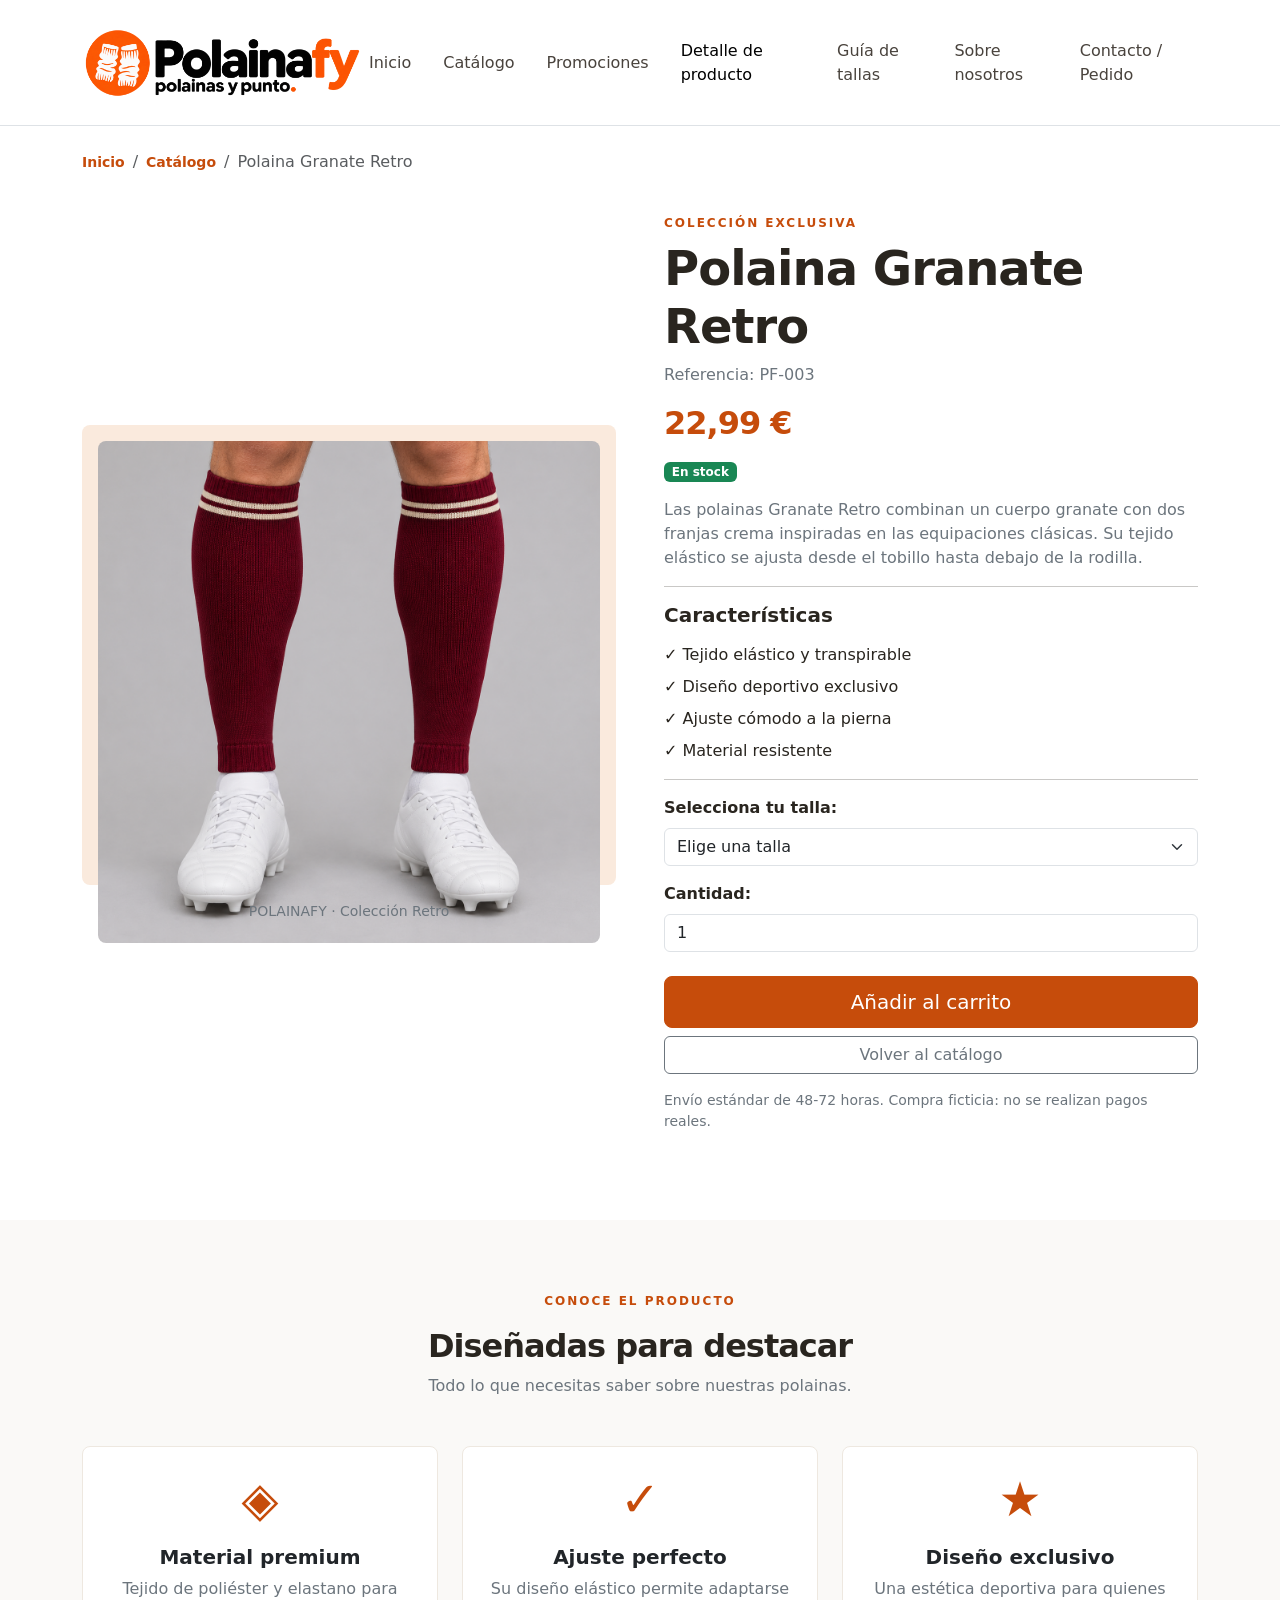
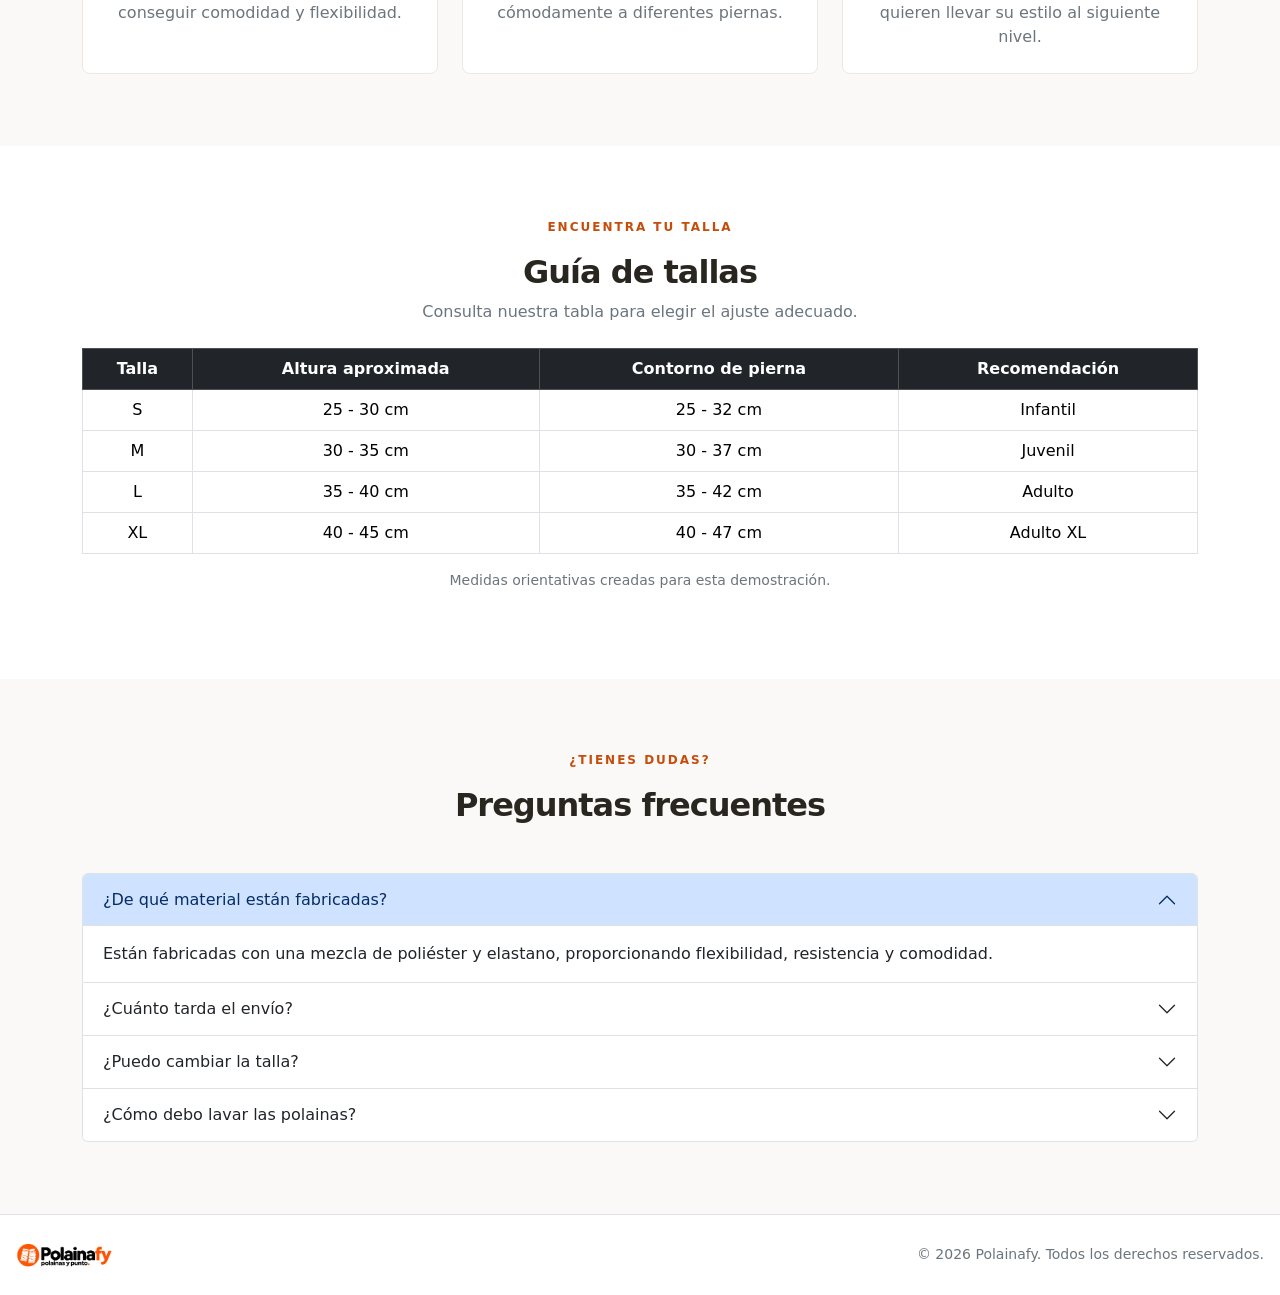
<file: producto-granate-retro.html>
<!DOCTYPE html>
<html lang="es">

<head>
    <meta charset="UTF-8">
    <meta name="viewport" content="width=device-width, initial-scale=1.0">

    <title>Polaina Granate Retro | POLAINAFY</title>

    <!-- Bootstrap 5 -->
    <link href="https://cdn.jsdelivr.net/npm/bootstrap@5.3.8/dist/css/bootstrap.min.css"
        rel="stylesheet">

    <!-- CSS del proyecto -->
    <link rel="stylesheet" href="css/style.css">
</head>

<body>

    <!-- NAVBAR -->
    <header>
        <nav class="navbar navbar-expand-md bg-white border-bottom">
          <div class="container py-2">
            <img src="img/polainafylogo.png" alt="" class="h-25 w-25">
            <button class="navbar-toggler" type="button" data-bs-toggle="collapse" data-bs-target="#menu" aria-controls="menu" aria-expanded="false" aria-label="Abrir menú"><span class="navbar-toggler-icon"></span></button>
            <div class="collapse navbar-collapse" id="menu">
              <ul class="navbar-nav ms-auto align-items-md-center gap-md-3">
                <li class="nav-item"><a class="nav-link" href="index.html">Inicio</a></li>
                <li class="nav-item"><a class="nav-link" href="catalogo.html">Catálogo</a></li>
                <li class="nav-item"><a class="nav-link" href="promociones.html">Promociones</a></li>
                <li class="nav-item"><a class="nav-link active" aria-current="location" href="producto.html">Detalle de producto</a></li>
                <li class="nav-item"><a class="nav-link" href="guiadetallas.html">Guía de tallas</a></li>
                <li class="nav-item"><a class="nav-link" href="sobrenosotros.html">Sobre nosotros</a></li>
                <li class="nav-item"><a class="nav-link" href="contacto.html">Contacto / Pedido</a></li>
              </ul>
            </div>
          </div>
        </nav>
    </header>


    <!-- CONTENIDO PRINCIPAL -->
    <main>

        <!-- MIGAS DE PAN -->
        <section class="container mt-4">

            <nav aria-label="breadcrumb">
                <ol class="breadcrumb">
                    <li class="breadcrumb-item">
                        <a href="index.html" class="enlace">Inicio</a>
                    </li>

                    <li class="breadcrumb-item">
                        <a href="index.html#productos" class="enlace">Catálogo</a>
                    </li>

                    <li class="breadcrumb-item active" aria-current="page">
                        Polaina Granate Retro
                    </li>
                </ol>
            </nav>

        </section>


        <!-- DETALLE DEL PRODUCTO -->
        <section class="container seccion pt-4">

            <div class="row g-5 align-items-center">

                <!-- IMAGEN -->
                <div class="col-lg-6">

                    <div class="producto-imagen producto-imagen--detalle rounded-3 p-3">

                        <img src="img/polaina-granate-retro.png"
                            alt="Granate con dos franjas color crema."
                            class="img-fluid rounded-3">

                    </div>

                    <p class="text-center text-secondary small mt-3">
                        POLAINAFY · Colección Retro
                    </p>

                </div>


                <!-- INFORMACIÓN -->
                <div class="col-lg-6">

                    <p class="etiqueta mb-2">COLECCIÓN EXCLUSIVA</p>

                    <h1 class="display-5 fw-bold">
                        Polaina Granate Retro
                    </h1>

                    <p class="text-secondary mb-3">
                        Referencia: PF-003
                    </p>

                    <h2 class="texto-naranja mb-3">
                        22,99 €
                    </h2>

                    <span class="badge text-bg-success mb-3">
                        En stock
                    </span>

                    <p class="text-secondary">
                        Las polainas Granate Retro combinan un cuerpo granate con dos franjas crema inspiradas en las equipaciones clásicas. Su tejido elástico se ajusta desde el tobillo hasta debajo de la rodilla.
                    </p>

                    <hr>

                    <!-- CARACTERÍSTICAS -->
                    <h5 class="fw-bold mb-3">Características</h5>

                    <ul class="list-unstyled">
                        <li class="mb-2">✓ Tejido elástico y transpirable</li>
                        <li class="mb-2">✓ Diseño deportivo exclusivo</li>
                        <li class="mb-2">✓ Ajuste cómodo a la pierna</li>
                        <li class="mb-2">✓ Material resistente</li>
                    </ul>

                    <hr>

                    <!-- SELECTOR DE TALLA -->
                    <label for="talla" class="form-label fw-bold">
                        Selecciona tu talla:
                    </label>

                    <select class="form-select mb-3" id="talla">
                        <option value="">Elige una talla</option>
                        <option value="S">S - Pequeña</option>
                        <option value="M">M - Mediana</option>
                        <option value="L">L - Grande</option>
                        <option value="XL">XL - Extra grande</option>
                    </select>


                    <!-- CANTIDAD -->
                    <label for="cantidad" class="form-label fw-bold">
                        Cantidad:
                    </label>

                    <input type="number" class="form-control mb-4"
                        id="cantidad" value="1" min="1" max="10">

                    <!-- BOTONES -->
                    <div class="d-grid gap-2">

                        <button class="btn btn-naranja btn-lg"
                            type="button"
                            onclick="alert('Producto añadido al carrito (demostración)')">
                            Añadir al carrito
                        </button>

                        <a href="index.html#productos"
                            class="btn btn-outline-secondary">
                            Volver al catálogo
                        </a>

                    </div>

                    <p class="small text-secondary mt-3">
                        Envío estándar de 48-72 horas.
                        Compra ficticia: no se realizan pagos reales.
                    </p>

                </div>

            </div>

        </section>


        <!-- INFORMACIÓN ADICIONAL -->
        <section class="fondo-suave seccion">

            <div class="container">

                <div class="text-center mb-5">
                    <p class="etiqueta">CONOCE EL PRODUCTO</p>
                    <h2>Diseñadas para destacar</h2>
                    <p class="text-secondary">
                        Todo lo que necesitas saber sobre nuestras polainas.
                    </p>
                </div>


                <div class="row g-4">

                    <div class="col-md-4">

                        <div class="card h-100 p-4 text-center">
                            <div class="display-5 texto-naranja mb-3">
                                ◈
                            </div>

                            <h5 class="fw-bold">Material premium</h5>

                            <p class="text-secondary mb-0">
                                Tejido de poliéster y elastano para
                                conseguir comodidad y flexibilidad.
                            </p>
                        </div>

                    </div>


                    <div class="col-md-4">

                        <div class="card h-100 p-4 text-center">
                            <div class="display-5 texto-naranja mb-3">
                                ✓
                            </div>

                            <h5 class="fw-bold">Ajuste perfecto</h5>

                            <p class="text-secondary mb-0">
                                Su diseño elástico permite adaptarse
                                cómodamente a diferentes piernas.
                            </p>
                        </div>

                    </div>


                    <div class="col-md-4">

                        <div class="card h-100 p-4 text-center">
                            <div class="display-5 texto-naranja mb-3">
                                ★
                            </div>

                            <h5 class="fw-bold">Diseño exclusivo</h5>

                            <p class="text-secondary mb-0">
                                Una estética deportiva para quienes
                                quieren llevar su estilo al siguiente nivel.
                            </p>
                        </div>

                    </div>

                </div>

            </div>

        </section>


        <!-- TABLA DE TALLAS -->
        <section class="container seccion">

            <div class="text-center mb-4">
                <p class="etiqueta">ENCUENTRA TU TALLA</p>
                <h2>Guía de tallas</h2>

                <p class="text-secondary">
                    Consulta nuestra tabla para elegir el ajuste adecuado.
                </p>
            </div>


            <div class="table-responsive">

                <table class="table table-bordered table-hover text-center align-middle">

                    <thead class="table-dark">
                        <tr>
                            <th>Talla</th>
                            <th>Altura aproximada</th>
                            <th>Contorno de pierna</th>
                            <th>Recomendación</th>
                        </tr>
                    </thead>

                    <tbody>
                        <tr>
                            <td>S</td>
                            <td>25 - 30 cm</td>
                            <td>25 - 32 cm</td>
                            <td>Infantil</td>
                        </tr>

                        <tr>
                            <td>M</td>
                            <td>30 - 35 cm</td>
                            <td>30 - 37 cm</td>
                            <td>Juvenil</td>
                        </tr>

                        <tr>
                            <td>L</td>
                            <td>35 - 40 cm</td>
                            <td>35 - 42 cm</td>
                            <td>Adulto</td>
                        </tr>

                        <tr>
                            <td>XL</td>
                            <td>40 - 45 cm</td>
                            <td>40 - 47 cm</td>
                            <td>Adulto XL</td>
                        </tr>
                    </tbody>

                </table>

            </div>

            <p class="small text-secondary text-center">
                Medidas orientativas creadas para esta demostración.
            </p>

        </section>


        <!-- PREGUNTAS FRECUENTES -->
        <section class="fondo-suave seccion">

            <div class="container">

                <div class="text-center mb-5">
                    <p class="etiqueta">¿TIENES DUDAS?</p>
                    <h2>Preguntas frecuentes</h2>
                </div>


                <div class="accordion" id="preguntas">


                    <!-- PREGUNTA 1 -->
                    <div class="accordion-item">

                        <h3 class="accordion-header">
                            <button class="accordion-button"
                                type="button"
                                data-bs-toggle="collapse"
                                data-bs-target="#pregunta1">

                                ¿De qué material están fabricadas?

                            </button>
                        </h3>

                        <div id="pregunta1"
                            class="accordion-collapse collapse show"
                            data-bs-parent="#preguntas">

                            <div class="accordion-body">
                                Están fabricadas con una mezcla de
                                poliéster y elastano, proporcionando
                                flexibilidad, resistencia y comodidad.
                            </div>

                        </div>

                    </div>


                    <!-- PREGUNTA 2 -->
                    <div class="accordion-item">

                        <h3 class="accordion-header">
                            <button class="accordion-button collapsed"
                                type="button"
                                data-bs-toggle="collapse"
                                data-bs-target="#pregunta2">

                                ¿Cuánto tarda el envío?

                            </button>
                        </h3>

                        <div id="pregunta2"
                            class="accordion-collapse collapse"
                            data-bs-parent="#preguntas">

                            <div class="accordion-body">
                                El envío estándar tiene un plazo
                                estimado de 48 a 72 horas laborables.
                            </div>

                        </div>

                    </div>


                    <!-- PREGUNTA 3 -->
                    <div class="accordion-item">

                        <h3 class="accordion-header">
                            <button class="accordion-button collapsed"
                                type="button"
                                data-bs-toggle="collapse"
                                data-bs-target="#pregunta3">

                                ¿Puedo cambiar la talla?

                            </button>
                        </h3>

                        <div id="pregunta3"
                            class="accordion-collapse collapse"
                            data-bs-parent="#preguntas">

                            <div class="accordion-body">
                                Sí, puedes solicitar un cambio de talla
                                contactando con nuestro equipo de atención
                                al cliente.
                            </div>

                        </div>

                    </div>


                    <!-- PREGUNTA 4 -->
                    <div class="accordion-item">

                        <h3 class="accordion-header">
                            <button class="accordion-button collapsed"
                                type="button"
                                data-bs-toggle="collapse"
                                data-bs-target="#pregunta4">

                                ¿Cómo debo lavar las polainas?

                            </button>
                        </h3>

                        <div id="pregunta4"
                            class="accordion-collapse collapse"
                            data-bs-parent="#preguntas">

                            <div class="accordion-body">
                                Recomendamos lavarlas con agua fría
                                y evitar productos agresivos para
                                conservar los colores y la elasticidad.
                            </div>

                        </div>

                    </div>

                </div>

            </div>

        </section>

    </main>


    <!-- FOOTER -->
    <footer class="border-top py-4">
      <div class="container-fluid d-flex flex-column flex-sm-row align-items-start align-items-sm-center justify-content-between gap-2 px-3">
        <a href="index.html">
          <img src="img/polainafylogo.png" alt="Polainafy, inicio" width="96" class="d-block h-auto">
        </a>
        <small class="text-secondary">© 2026 Polainafy. Todos los derechos reservados.</small>
      </div>
    </footer>


    <!-- JAVASCRIPT BOOTSTRAP -->
    <script src="https://cdn.jsdelivr.net/npm/bootstrap@5.3.8/dist/js/bootstrap.bundle.min.js">
    </script>

</body>
</html>
</file>
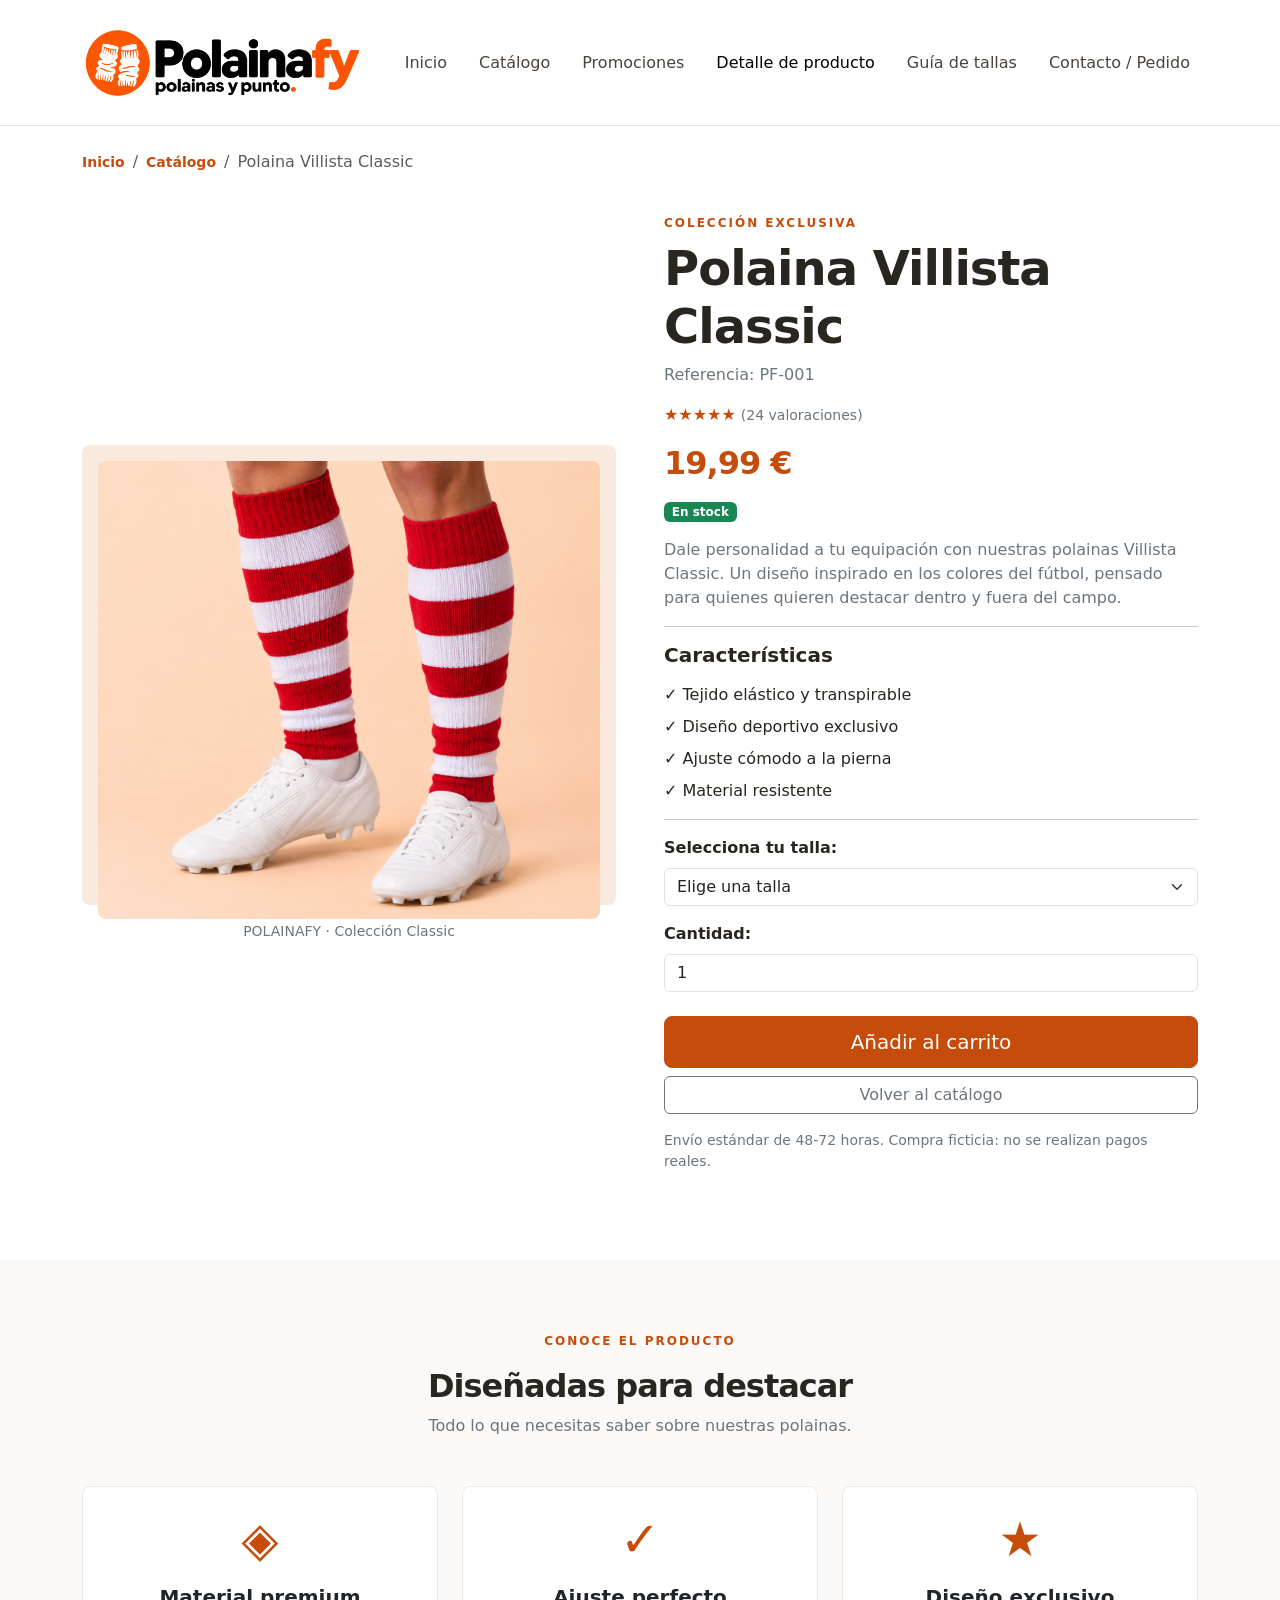
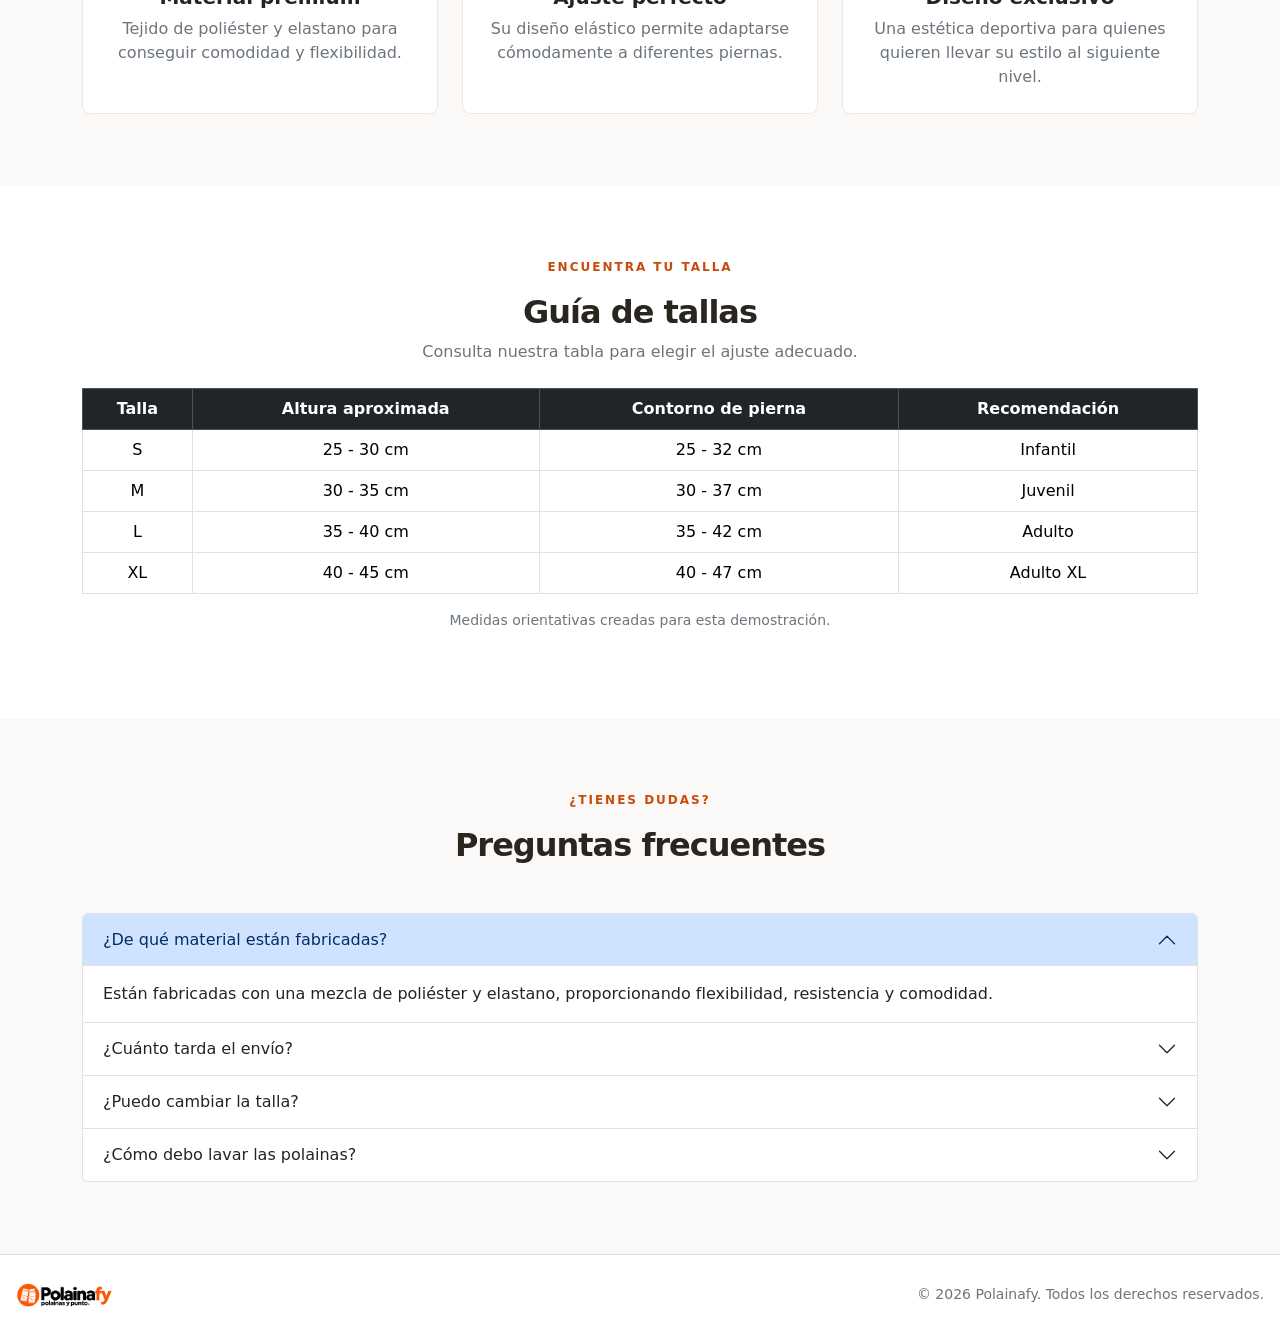
<file: producto.html>
<!DOCTYPE html>
<html lang="es">

<head>
    <meta charset="UTF-8">
    <meta name="viewport" content="width=device-width, initial-scale=1.0">

    <title>Polaina Villista Classic | POLAINAFY</title>

    <!-- Bootstrap 5 -->
    <link href="https://cdn.jsdelivr.net/npm/bootstrap@5.3.8/dist/css/bootstrap.min.css"
        rel="stylesheet">

    <!-- CSS del proyecto -->
    <link rel="stylesheet" href="css/style.css">
</head>

<body>

    <!-- NAVBAR -->
    <header>
        <nav class="navbar navbar-expand-md bg-white border-bottom">
          <div class="container py-2">
            <img src="img/polainafylogo.png" alt="" class="h-25 w-25">
            <button class="navbar-toggler" type="button" data-bs-toggle="collapse" data-bs-target="#menu" aria-controls="menu" aria-expanded="false" aria-label="Abrir menú"><span class="navbar-toggler-icon"></span></button>
            <div class="collapse navbar-collapse" id="menu">
              <ul class="navbar-nav ms-auto align-items-md-center gap-md-3">
                <li class="nav-item"><a class="nav-link" href="index.html">Inicio</a></li>
                <li class="nav-item"><a class="nav-link" href="catalogo.html">Catálogo</a></li>
                <li class="nav-item"><a class="nav-link" href="promociones.html">Promociones</a></li>
                <li class="nav-item"><a class="nav-link active" aria-current="page" href="producto.html">Detalle de producto</a></li>
                <li class="nav-item"><a class="nav-link" href="guiadetallas.html">Guía de tallas</a></li>
                <li class="nav-item"><a class="nav-link" href="contacto.html">Contacto / Pedido</a></li>
              </ul>
            </div>
          </div>
        </nav>
    </header>


    <!-- CONTENIDO PRINCIPAL -->
    <main>

        <!-- MIGAS DE PAN -->
        <section class="container mt-4">

            <nav aria-label="breadcrumb">
                <ol class="breadcrumb">
                    <li class="breadcrumb-item">
                        <a href="index.html" class="enlace">Inicio</a>
                    </li>

                    <li class="breadcrumb-item">
                        <a href="index.html#productos" class="enlace">Catálogo</a>
                    </li>

                    <li class="breadcrumb-item active" aria-current="page">
                        Polaina Villista Classic
                    </li>
                </ol>
            </nav>

        </section>


        <!-- DETALLE DEL PRODUCTO -->
        <section class="container seccion pt-4">

            <div class="row g-5 align-items-center">

                <!-- IMAGEN -->
                <div class="col-lg-6">

                    <div class="producto-imagen producto-imagen--detalle rounded-3 p-3">

                        <img src="img/Polainas Rayadas Rojas con Botas Blancas.png"
                            alt="Polainas Villista Classic"
                            class="img-fluid rounded-3">

                    </div>

                    <p class="text-center text-secondary small mt-3">
                        POLAINAFY · Colección Classic
                    </p>

                </div>


                <!-- INFORMACIÓN -->
                <div class="col-lg-6">

                    <p class="etiqueta mb-2">COLECCIÓN EXCLUSIVA</p>

                    <h1 class="display-5 fw-bold">
                        Polaina Villista Classic
                    </h1>

                    <p class="text-secondary mb-3">
                        Referencia: PF-001
                    </p>

                    <!-- VALORACIÓN -->
                    <div class="mb-3">
                        <span class="texto-naranja">★★★★★</span>
                        <span class="text-secondary small">
                            (24 valoraciones)
                        </span>
                    </div>

                    <h2 class="texto-naranja mb-3">
                        19,99 €
                    </h2>

                    <span class="badge text-bg-success mb-3">
                        En stock
                    </span>

                    <p class="text-secondary">
                        Dale personalidad a tu equipación con nuestras
                        polainas Villista Classic. Un diseño inspirado
                        en los colores del fútbol, pensado para quienes
                        quieren destacar dentro y fuera del campo.
                    </p>

                    <hr>

                    <!-- CARACTERÍSTICAS -->
                    <h5 class="fw-bold mb-3">Características</h5>

                    <ul class="list-unstyled">
                        <li class="mb-2">✓ Tejido elástico y transpirable</li>
                        <li class="mb-2">✓ Diseño deportivo exclusivo</li>
                        <li class="mb-2">✓ Ajuste cómodo a la pierna</li>
                        <li class="mb-2">✓ Material resistente</li>
                    </ul>

                    <hr>

                    <!-- SELECTOR DE TALLA -->
                    <label for="talla" class="form-label fw-bold">
                        Selecciona tu talla:
                    </label>

                    <select class="form-select mb-3" id="talla">
                        <option value="">Elige una talla</option>
                        <option value="S">S - Pequeña</option>
                        <option value="M">M - Mediana</option>
                        <option value="L">L - Grande</option>
                        <option value="XL">XL - Extra grande</option>
                    </select>


                    <!-- CANTIDAD -->
                    <label for="cantidad" class="form-label fw-bold">
                        Cantidad:
                    </label>

                    <input type="number" class="form-control mb-4"
                        id="cantidad" value="1" min="1" max="10">

                    <!-- BOTONES -->
                    <div class="d-grid gap-2">

                        <button class="btn btn-naranja btn-lg"
                            type="button"
                            onclick="alert('Producto añadido al carrito (demostración)')">
                            Añadir al carrito
                        </button>

                        <a href="index.html#productos"
                            class="btn btn-outline-secondary">
                            Volver al catálogo
                        </a>

                    </div>

                    <p class="small text-secondary mt-3">
                        Envío estándar de 48-72 horas.
                        Compra ficticia: no se realizan pagos reales.
                    </p>

                </div>

            </div>

        </section>


        <!-- INFORMACIÓN ADICIONAL -->
        <section class="fondo-suave seccion">

            <div class="container">

                <div class="text-center mb-5">
                    <p class="etiqueta">CONOCE EL PRODUCTO</p>
                    <h2>Diseñadas para destacar</h2>
                    <p class="text-secondary">
                        Todo lo que necesitas saber sobre nuestras polainas.
                    </p>
                </div>


                <div class="row g-4">

                    <div class="col-md-4">

                        <div class="card h-100 p-4 text-center">
                            <div class="display-5 texto-naranja mb-3">
                                ◈
                            </div>

                            <h5 class="fw-bold">Material premium</h5>

                            <p class="text-secondary mb-0">
                                Tejido de poliéster y elastano para
                                conseguir comodidad y flexibilidad.
                            </p>
                        </div>

                    </div>


                    <div class="col-md-4">

                        <div class="card h-100 p-4 text-center">
                            <div class="display-5 texto-naranja mb-3">
                                ✓
                            </div>

                            <h5 class="fw-bold">Ajuste perfecto</h5>

                            <p class="text-secondary mb-0">
                                Su diseño elástico permite adaptarse
                                cómodamente a diferentes piernas.
                            </p>
                        </div>

                    </div>


                    <div class="col-md-4">

                        <div class="card h-100 p-4 text-center">
                            <div class="display-5 texto-naranja mb-3">
                                ★
                            </div>

                            <h5 class="fw-bold">Diseño exclusivo</h5>

                            <p class="text-secondary mb-0">
                                Una estética deportiva para quienes
                                quieren llevar su estilo al siguiente nivel.
                            </p>
                        </div>

                    </div>

                </div>

            </div>

        </section>


        <!-- TABLA DE TALLAS -->
        <section class="container seccion">

            <div class="text-center mb-4">
                <p class="etiqueta">ENCUENTRA TU TALLA</p>
                <h2>Guía de tallas</h2>

                <p class="text-secondary">
                    Consulta nuestra tabla para elegir el ajuste adecuado.
                </p>
            </div>


            <div class="table-responsive">

                <table class="table table-bordered table-hover text-center align-middle">

                    <thead class="table-dark">
                        <tr>
                            <th>Talla</th>
                            <th>Altura aproximada</th>
                            <th>Contorno de pierna</th>
                            <th>Recomendación</th>
                        </tr>
                    </thead>

                    <tbody>
                        <tr>
                            <td>S</td>
                            <td>25 - 30 cm</td>
                            <td>25 - 32 cm</td>
                            <td>Infantil</td>
                        </tr>

                        <tr>
                            <td>M</td>
                            <td>30 - 35 cm</td>
                            <td>30 - 37 cm</td>
                            <td>Juvenil</td>
                        </tr>

                        <tr>
                            <td>L</td>
                            <td>35 - 40 cm</td>
                            <td>35 - 42 cm</td>
                            <td>Adulto</td>
                        </tr>

                        <tr>
                            <td>XL</td>
                            <td>40 - 45 cm</td>
                            <td>40 - 47 cm</td>
                            <td>Adulto XL</td>
                        </tr>
                    </tbody>

                </table>

            </div>

            <p class="small text-secondary text-center">
                Medidas orientativas creadas para esta demostración.
            </p>

        </section>


        <!-- PREGUNTAS FRECUENTES -->
        <section class="fondo-suave seccion">

            <div class="container">

                <div class="text-center mb-5">
                    <p class="etiqueta">¿TIENES DUDAS?</p>
                    <h2>Preguntas frecuentes</h2>
                </div>


                <div class="accordion" id="preguntas">


                    <!-- PREGUNTA 1 -->
                    <div class="accordion-item">

                        <h3 class="accordion-header">
                            <button class="accordion-button"
                                type="button"
                                data-bs-toggle="collapse"
                                data-bs-target="#pregunta1">

                                ¿De qué material están fabricadas?

                            </button>
                        </h3>

                        <div id="pregunta1"
                            class="accordion-collapse collapse show"
                            data-bs-parent="#preguntas">

                            <div class="accordion-body">
                                Están fabricadas con una mezcla de
                                poliéster y elastano, proporcionando
                                flexibilidad, resistencia y comodidad.
                            </div>

                        </div>

                    </div>


                    <!-- PREGUNTA 2 -->
                    <div class="accordion-item">

                        <h3 class="accordion-header">
                            <button class="accordion-button collapsed"
                                type="button"
                                data-bs-toggle="collapse"
                                data-bs-target="#pregunta2">

                                ¿Cuánto tarda el envío?

                            </button>
                        </h3>

                        <div id="pregunta2"
                            class="accordion-collapse collapse"
                            data-bs-parent="#preguntas">

                            <div class="accordion-body">
                                El envío estándar tiene un plazo
                                estimado de 48 a 72 horas laborables.
                            </div>

                        </div>

                    </div>


                    <!-- PREGUNTA 3 -->
                    <div class="accordion-item">

                        <h3 class="accordion-header">
                            <button class="accordion-button collapsed"
                                type="button"
                                data-bs-toggle="collapse"
                                data-bs-target="#pregunta3">

                                ¿Puedo cambiar la talla?

                            </button>
                        </h3>

                        <div id="pregunta3"
                            class="accordion-collapse collapse"
                            data-bs-parent="#preguntas">

                            <div class="accordion-body">
                                Sí, puedes solicitar un cambio de talla
                                contactando con nuestro equipo de atención
                                al cliente.
                            </div>

                        </div>

                    </div>


                    <!-- PREGUNTA 4 -->
                    <div class="accordion-item">

                        <h3 class="accordion-header">
                            <button class="accordion-button collapsed"
                                type="button"
                                data-bs-toggle="collapse"
                                data-bs-target="#pregunta4">

                                ¿Cómo debo lavar las polainas?

                            </button>
                        </h3>

                        <div id="pregunta4"
                            class="accordion-collapse collapse"
                            data-bs-parent="#preguntas">

                            <div class="accordion-body">
                                Recomendamos lavarlas con agua fría
                                y evitar productos agresivos para
                                conservar los colores y la elasticidad.
                            </div>

                        </div>

                    </div>

                </div>

            </div>

        </section>

    </main>


    <!-- FOOTER -->
    <footer class="border-top py-4">
      <div class="container-fluid d-flex flex-column flex-sm-row align-items-start align-items-sm-center justify-content-between gap-2 px-3">
        <a href="index.html">
          <img src="img/polainafylogo.png" alt="Polainafy, inicio" width="96" class="d-block h-auto">
        </a>
        <small class="text-secondary">© 2026 Polainafy. Todos los derechos reservados.</small>
      </div>
    </footer>


    <!-- JAVASCRIPT BOOTSTRAP -->
    <script src="https://cdn.jsdelivr.net/npm/bootstrap@5.3.8/dist/js/bootstrap.bundle.min.js">
    </script>

</body>
</html>
</file>
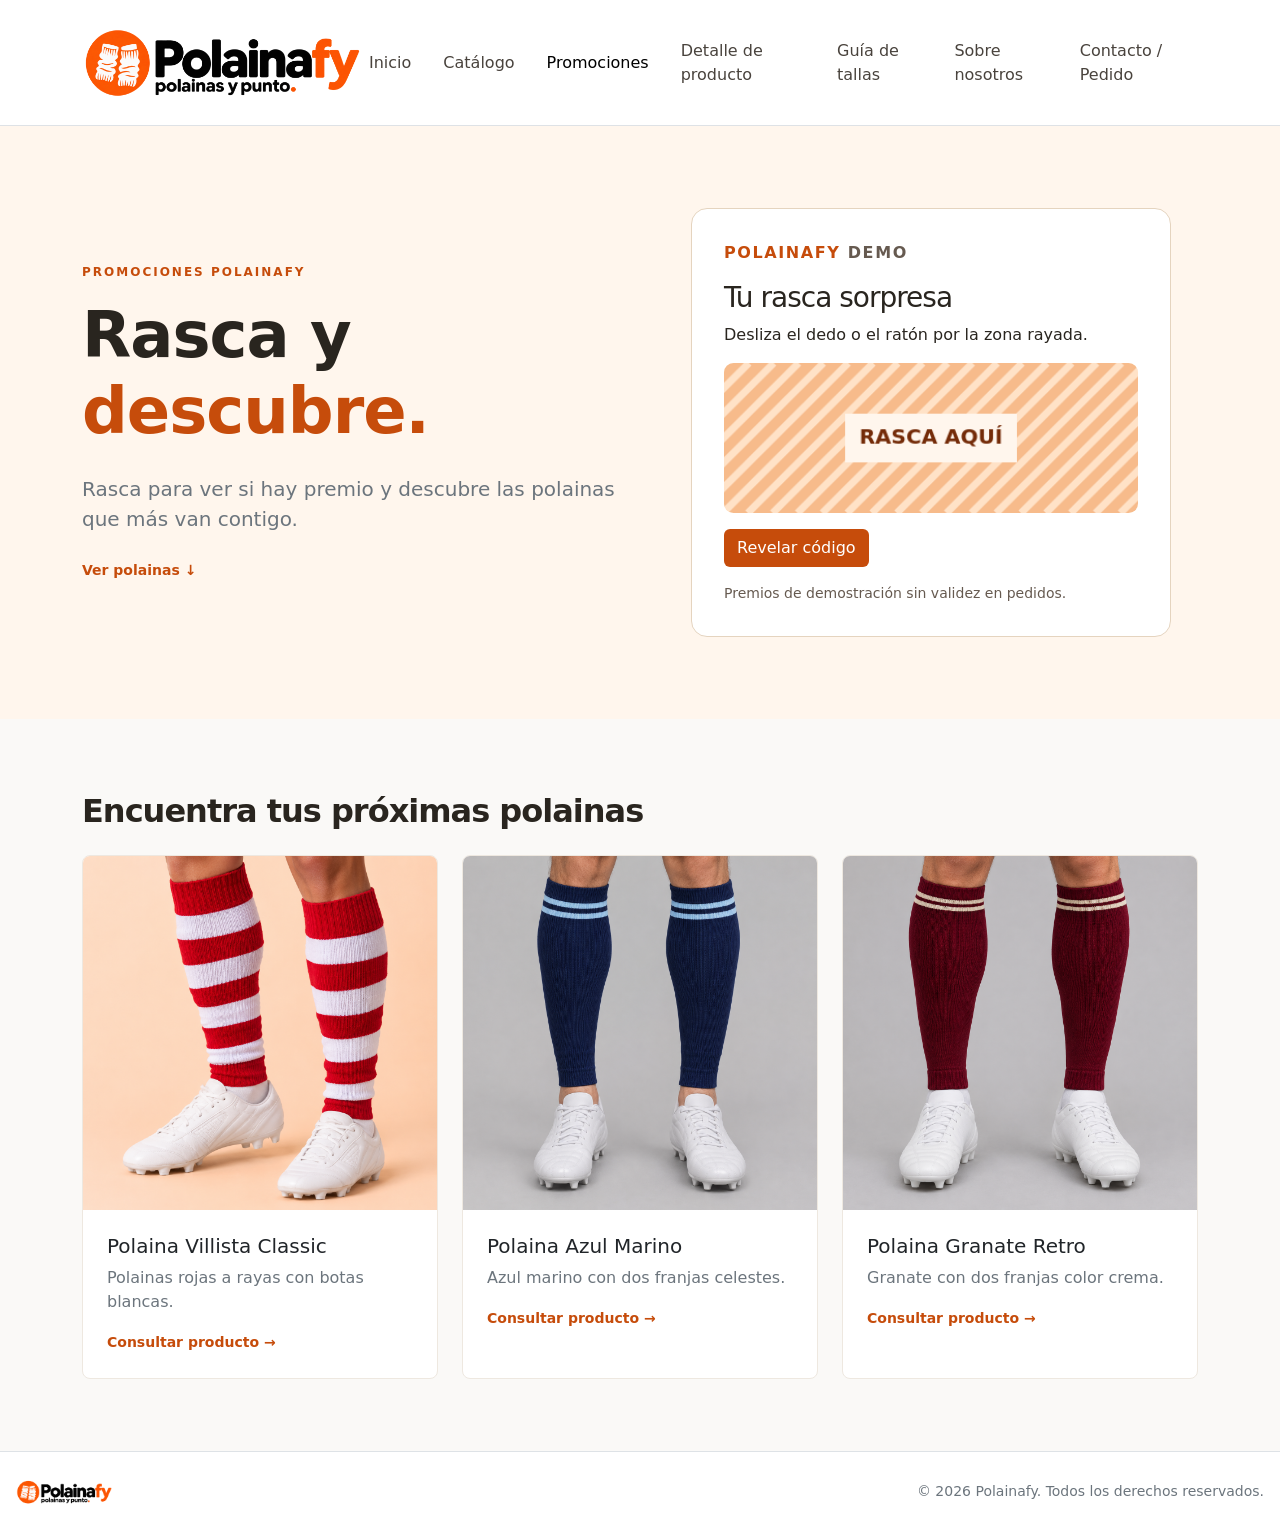
<file: promociones.html>
<!DOCTYPE html>
<html lang="es">
<head>
  <meta charset="UTF-8">
  <meta name="viewport" content="width=device-width, initial-scale=1">
  <meta name="description" content="Rasca y descubre un código de descuento de demostración en Polainafy.">
  <title>Promociones | Polainafy</title>
  <link href="https://cdn.jsdelivr.net/npm/bootstrap@5.3.3/dist/css/bootstrap.min.css" rel="stylesheet">
  <link href="css/style.css" rel="stylesheet">
  <script src="js/promociones.js" defer></script>
</head>
<body>
  <nav class="navbar navbar-expand-md bg-white border-bottom">
    <div class="container py-2">
      <img src="img/polainafylogo.png" alt="" class="h-25 w-25">
      <button class="navbar-toggler" type="button" data-bs-toggle="collapse" data-bs-target="#menu" aria-controls="menu" aria-expanded="false" aria-label="Abrir menú"><span class="navbar-toggler-icon"></span></button>
      <div class="collapse navbar-collapse" id="menu">
        <ul class="navbar-nav ms-auto align-items-md-center gap-md-3">
          <li class="nav-item"><a class="nav-link" href="index.html">Inicio</a></li>
          <li class="nav-item"><a class="nav-link" href="catalogo.html">Catálogo</a></li>
          <li class="nav-item"><a class="nav-link active" aria-current="page" href="promociones.html">Promociones</a></li>
          <li class="nav-item"><a class="nav-link" href="producto.html">Detalle de producto</a></li>
          <li class="nav-item"><a class="nav-link" href="guiadetallas.html">Guía de tallas</a></li>
          <li class="nav-item"><a class="nav-link" href="sobrenosotros.html">Sobre nosotros</a></li>
          <li class="nav-item"><a class="nav-link" href="contacto.html">Contacto / Pedido</a></li>
        </ul>
      </div>
    </div>
  </nav>
  <main>
    <header class="banner">
      <div class="container py-5">
        <div class="row g-5 align-items-center">
          <div class="col-lg-6">
            <p class="etiqueta">PROMOCIONES POLAINAFY</p>
            <h1 class="display-3 fw-bold mb-4">Rasca y<br><span class="texto-naranja">descubre.</span></h1>
            <p class="lead text-secondary mb-4">Rasca para ver si hay premio y descubre las polainas que más van contigo.</p>
            <a href="#modelos" class="enlace">Ver polainas <span aria-hidden="true">↓</span></a>
          </div>
          <div class="col-lg-6">
            <section class="rasca" aria-labelledby="titulo-rasca">
              <p class="rasca-marca">POLAINAFY <span>DEMO</span></p>
              <h2 id="titulo-rasca" class="h3">Tu rasca sorpresa</h2>
              <p id="instrucciones-rasca">Desliza el dedo o el ratón por la zona rayada.</p>
              <div class="rasca-zona">
                <div class="rasca-premio" id="premio" hidden>
                  <strong id="descuento"></strong>
                  <code id="codigo"></code>
                </div>
                <canvas id="cubierta-rasca" width="400" height="145" aria-hidden="true"></canvas>
              </div>
              <button type="button" id="accion-rasca" class="btn rasca-boton mt-3" hidden>Revelar código</button>
              <div id="confeti-rasca" class="rasca-confeti" aria-hidden="true"></div>
              <p id="estado-rasca" class="visually-hidden" role="status"></p>
              <p class="rasca-nota small mb-0 mt-3">Premios de demostración sin validez en pedidos.</p>
              <noscript><p class="small mt-3 mb-0">Activa JavaScript para jugar al rasca.</p></noscript>
            </section>
          </div>
        </div>
      </div>
    </header>
    <section id="modelos" class="fondo-suave seccion" aria-labelledby="titulo-modelos">
      <div class="container">
        <h2 id="titulo-modelos" class="mb-4">Encuentra tus próximas polainas</h2>
        <div class="row g-4">
          <div class="col-md-4"><article class="card h-100"><img src="img/Polainas Rayadas Rojas con Botas Blancas.png" alt="Polainas rojas a rayas con botas blancas." class="card-img-top object-fit-cover foto-destacada" loading="lazy"><div class="card-body p-4"><h3 class="h5">Polaina Villista Classic</h3><p class="text-secondary">Polainas rojas a rayas con botas blancas.</p><a href="producto.html" class="enlace">Consultar producto <span aria-hidden="true">→</span></a></div></article></div>
          <div class="col-md-4"><article class="card h-100"><img src="img/polaina-azul-marino.png" alt="Azul marino con dos franjas celestes." class="card-img-top object-fit-cover foto-destacada" loading="lazy"><div class="card-body p-4"><h3 class="h5">Polaina Azul Marino</h3><p class="text-secondary">Azul marino con dos franjas celestes.</p><a href="producto-azul-marino.html" class="enlace">Consultar producto <span aria-hidden="true">→</span></a></div></article></div>
          <div class="col-md-4"><article class="card h-100"><img src="img/polaina-granate-retro.png" alt="Granate con dos franjas color crema." class="card-img-top object-fit-cover foto-destacada" loading="lazy"><div class="card-body p-4"><h3 class="h5">Polaina Granate Retro</h3><p class="text-secondary">Granate con dos franjas color crema.</p><a href="producto-granate-retro.html" class="enlace">Consultar producto <span aria-hidden="true">→</span></a></div></article></div>
        </div>
      </div>
    </section>
  </main>
  <footer class="border-top py-4">
    <div class="container-fluid d-flex flex-column flex-sm-row align-items-start align-items-sm-center justify-content-between gap-2 px-3">
      <a href="index.html">
        <img src="img/polainafylogo.png" alt="Polainafy, inicio" width="96" class="d-block h-auto">
      </a>
      <small class="text-secondary">© 2026 Polainafy. Todos los derechos reservados.</small>
    </div>
  </footer>
  <script src="https://cdn.jsdelivr.net/npm/bootstrap@5.3.3/dist/js/bootstrap.bundle.min.js"></script>
</body>
</html>
</file>
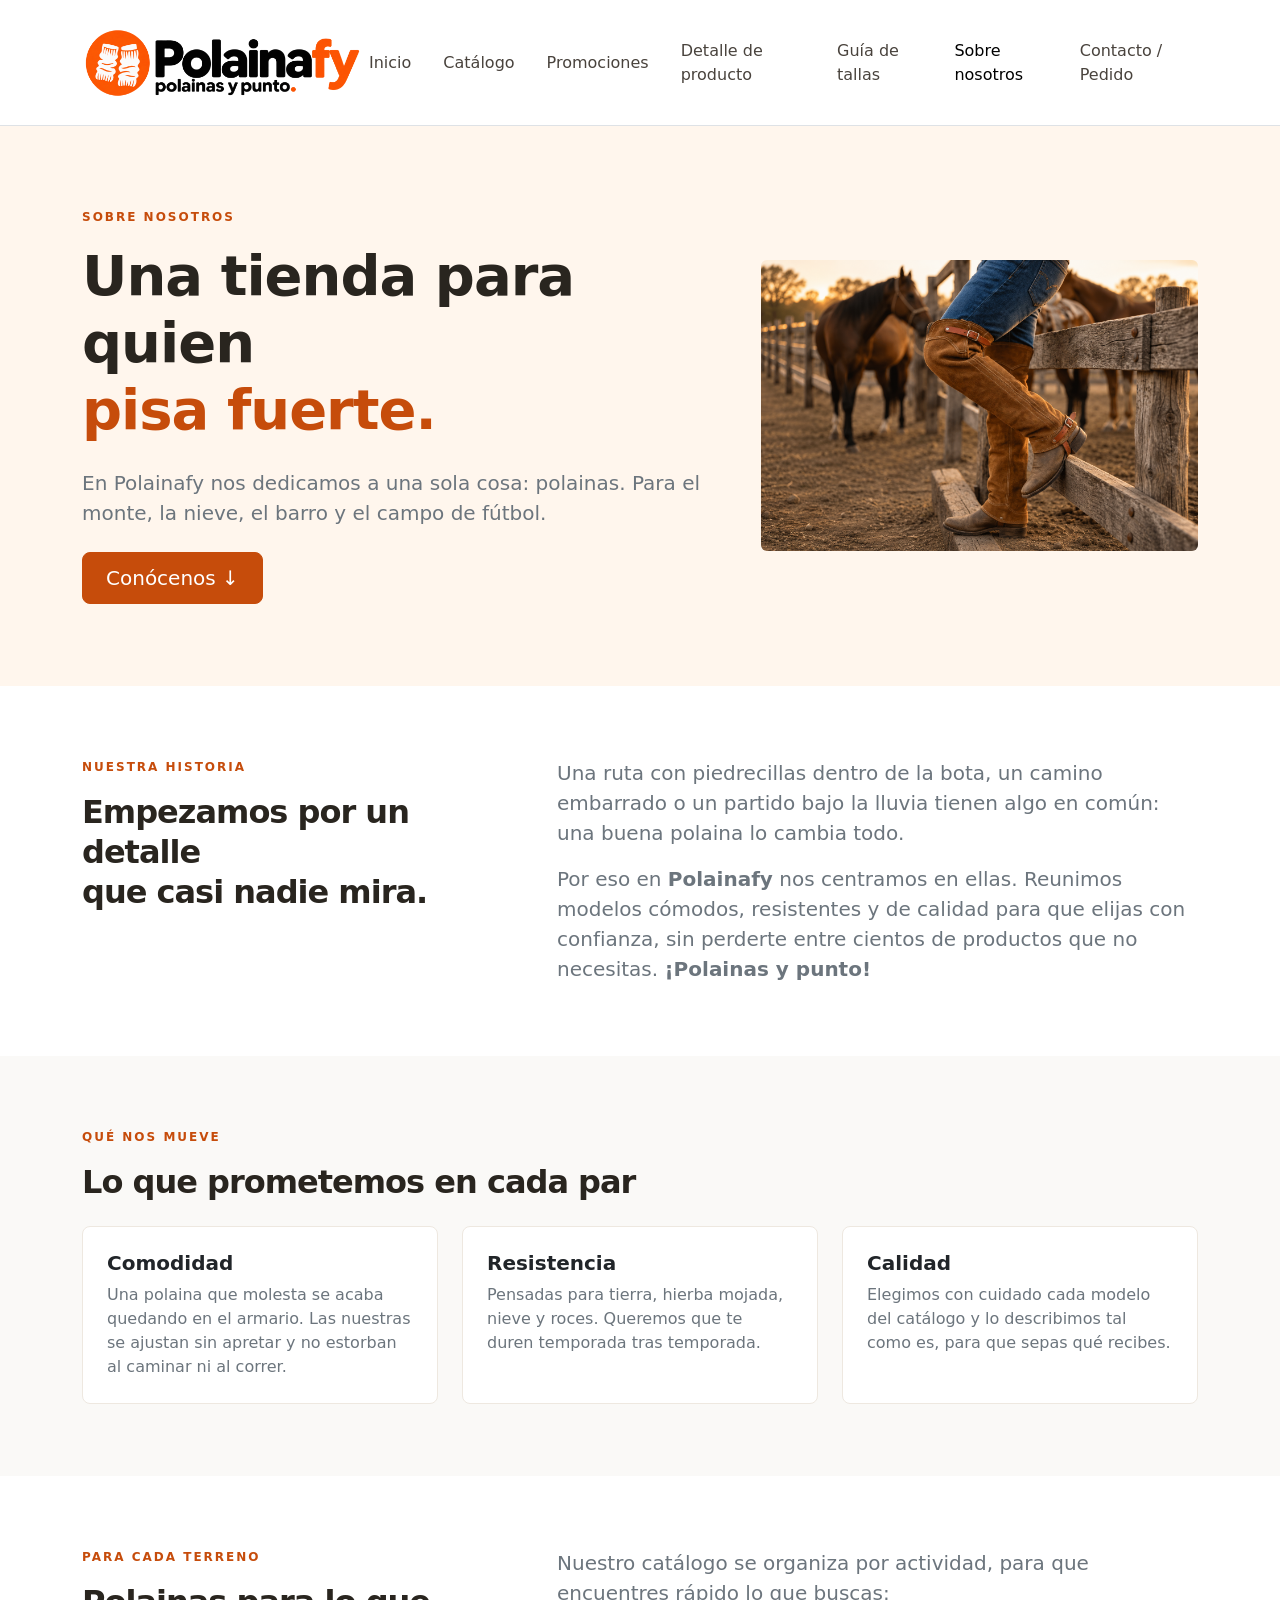
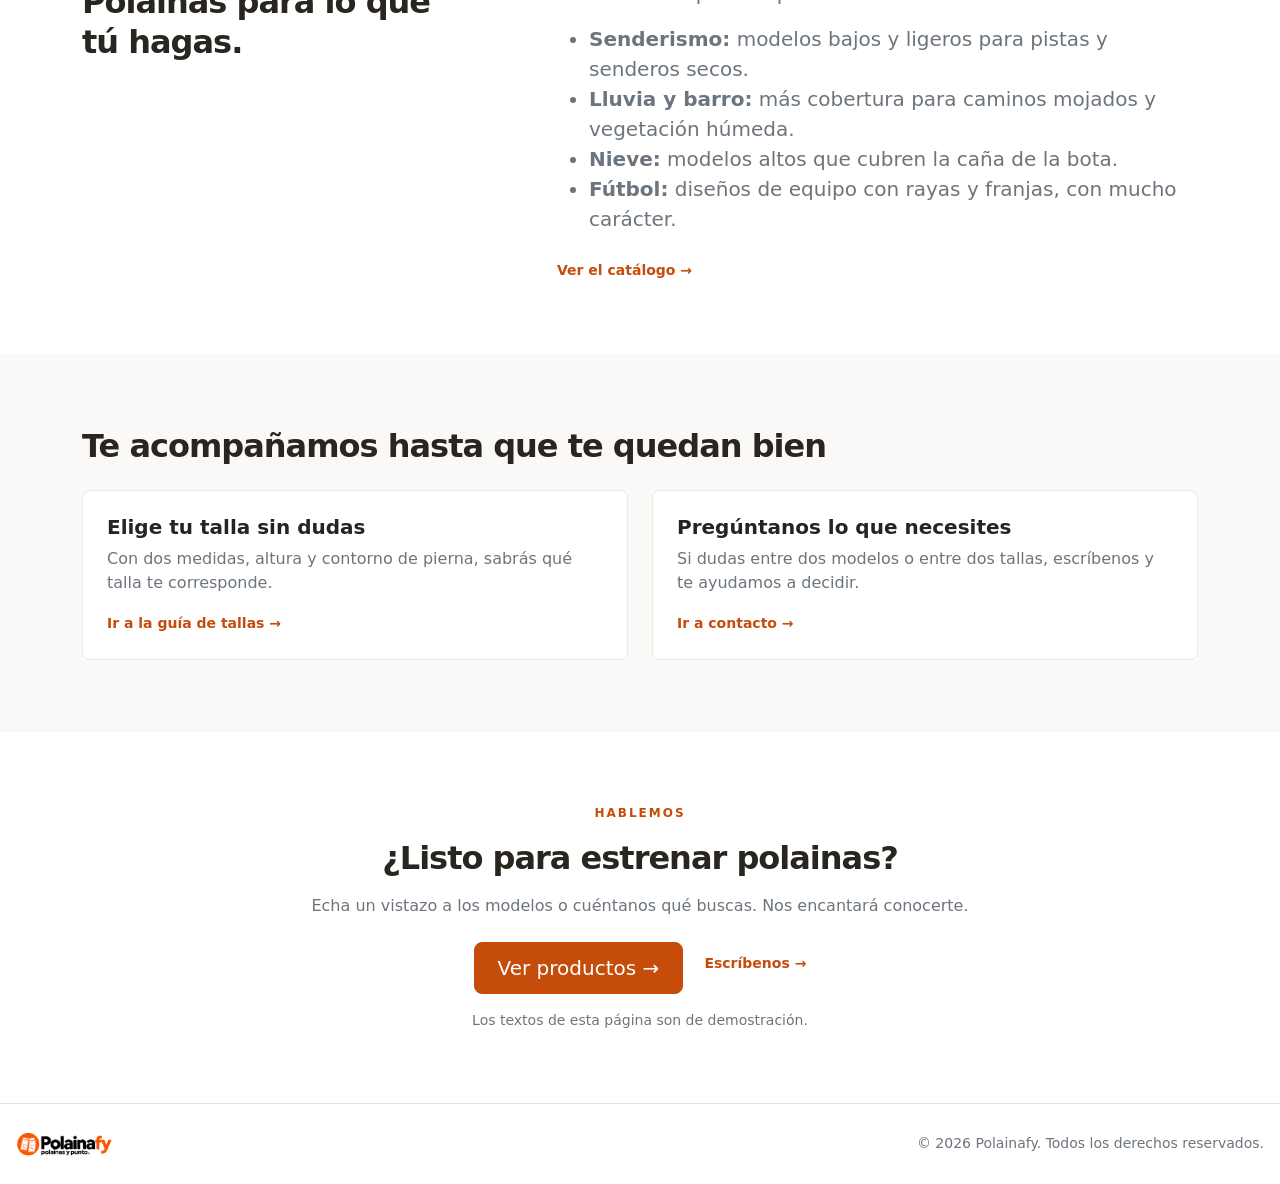
<file: sobrenosotros.html>
<!DOCTYPE html>
<html lang="es">
<head>
  <meta charset="UTF-8">
  <meta name="viewport" content="width=device-width, initial-scale=1">
  <meta name="description" content="Conoce Polainafy: quiénes somos, qué nos mueve y cómo te ayudamos a elegir tus polainas.">
  <title>Sobre nosotros | Polainafy</title>
  <link href="https://cdn.jsdelivr.net/npm/bootstrap@5.3.3/dist/css/bootstrap.min.css" rel="stylesheet">
  <link href="css/style.css" rel="stylesheet">
</head>
<body>
  <nav class="navbar navbar-expand-md bg-white border-bottom">
    <div class="container py-2">
      <img src="img/polainafylogo.png" alt="" class="h-25 w-25">
      <button class="navbar-toggler" type="button" data-bs-toggle="collapse" data-bs-target="#menu" aria-controls="menu" aria-expanded="false" aria-label="Abrir menú"><span class="navbar-toggler-icon"></span></button>
      <div class="collapse navbar-collapse" id="menu">
        <ul class="navbar-nav ms-auto align-items-md-center gap-md-3">
          <li class="nav-item"><a class="nav-link" href="index.html">Inicio</a></li>
          <li class="nav-item"><a class="nav-link" href="catalogo.html">Catálogo</a></li>
          <li class="nav-item"><a class="nav-link" href="promociones.html">Promociones</a></li>
          <li class="nav-item"><a class="nav-link" href="producto.html">Detalle de producto</a></li>
          <li class="nav-item"><a class="nav-link" href="guiadetallas.html">Guía de tallas</a></li>
          <li class="nav-item"><a class="nav-link active" aria-current="page" href="sobrenosotros.html">Sobre nosotros</a></li>
          <li class="nav-item"><a class="nav-link" href="contacto.html">Contacto / Pedido</a></li>
        </ul>
      </div>
    </div>
  </nav>

  <main>
    <!-- Cabecera -->
    <header class="banner">
      <div class="container py-5">
        <div class="row align-items-center g-5">
          <div class="col-md-7">
            <p class="etiqueta">SOBRE NOSOTROS</p>
            <h1 class="display-4 fw-bold mb-4">Una tienda para quien<br><span class="texto-naranja">pisa fuerte.</span></h1>
            <p class="lead text-secondary mb-4">En Polainafy nos dedicamos a una sola cosa: polainas. Para el monte, la nieve, el barro y el campo de fútbol.</p>
            <a href="#historia" class="btn btn-naranja btn-lg">Conócenos <span aria-hidden="true">↓</span></a>
          </div>
          <div class="col-md-5">
            <img src="img/polainas4.png" class="d-block w-100 rounded" alt="Piernas con unas botas altas de ante marrón apoyadas en una valla de madera, con el logo de Polainafy: polainas y punto." loading="lazy">
          </div>
        </div>
      </div>
    </header>

    <!-- Tabla de Historia -->
    <section id="historia" class="container seccion" aria-labelledby="titulo-historia">
      <div class="row g-4 align-items-start">
        <div class="col-md-5">
          <p class="etiqueta">NUESTRA HISTORIA</p>
          <h2 id="titulo-historia">Empezamos por un detalle<br>que casi nadie mira.</h2>
        </div>
        <div class="col-md-7">
          <p class="text-secondary fs-5">Una ruta con piedrecillas dentro de la bota, un camino embarrado o un partido bajo la lluvia tienen algo en común: una buena polaina lo cambia todo.</p>
          <p class="text-secondary fs-5 mb-0">Por eso en <b>Polainafy</b> nos centramos en ellas. Reunimos modelos cómodos, resistentes y de calidad para que elijas con confianza, sin perderte entre cientos de productos que no necesitas. <b>¡Polainas y punto!</b></p>
        </div>
      </div>
    </section>

    <!-- Tarjetas de objetivos -->
    <section class="fondo-suave seccion" aria-labelledby="titulo-valores">
      <div class="container">
        <p class="etiqueta">QUÉ NOS MUEVE</p>
        <h2 id="titulo-valores" class="mb-4">Lo que prometemos en cada par</h2>
        <div class="row g-4">
          <div class="col-md-4">
            <article class="card h-100">
              <div class="card-body p-4">
                <h3 class="h5 fw-bold">Comodidad</h3>
                <p class="text-secondary mb-0">Una polaina que molesta se acaba quedando en el armario. Las nuestras se ajustan sin apretar y no estorban al caminar ni al correr.</p>
              </div>
            </article>
          </div>
          <div class="col-md-4">
            <article class="card h-100">
              <div class="card-body p-4">
                <h3 class="h5 fw-bold">Resistencia</h3>
                <p class="text-secondary mb-0">Pensadas para tierra, hierba mojada, nieve y roces. Queremos que te duren temporada tras temporada.</p>
              </div>
            </article>
          </div>
          <div class="col-md-4">
            <article class="card h-100">
              <div class="card-body p-4">
                <h3 class="h5 fw-bold">Calidad</h3>
                <p class="text-secondary mb-0">Elegimos con cuidado cada modelo del catálogo y lo describimos tal como es, para que sepas qué recibes.</p>
              </div>
            </article>
          </div>
        </div>
      </div>
    </section>

    <!-- Tabla de Actividades -->
    <section class="container seccion" aria-labelledby="titulo-actividades">
      <div class="row g-4 align-items-start">
        <div class="col-md-5">
          <p class="etiqueta">PARA CADA TERRENO</p>
          <h2 id="titulo-actividades">Polainas para lo que<br>tú hagas.</h2>
        </div>
        <div class="col-md-7">
          <p class="text-secondary fs-5">Nuestro catálogo se organiza por actividad, para que encuentres rápido lo que buscas:</p>
          <ul class="text-secondary fs-5 mb-4">
            <li><b>Senderismo:</b> modelos bajos y ligeros para pistas y senderos secos.</li>
            <li><b>Lluvia y barro:</b> más cobertura para caminos mojados y vegetación húmeda.</li>
            <li><b>Nieve:</b> modelos altos que cubren la caña de la bota.</li>
            <li><b>Fútbol:</b> diseños de equipo con rayas y franjas, con mucho carácter.</li>
          </ul>
          <a href="catalogo.html" class="enlace">Ver el catálogo <span aria-hidden="true">→</span></a>
        </div>
      </div>
    </section>

    <!-- Tarjeta de guía y contacto -->
    <section class="fondo-suave seccion" aria-labelledby="titulo-ayuda">
      <div class="container">
        <h2 id="titulo-ayuda" class="mb-4">Te acompañamos hasta que te quedan bien</h2>
        <div class="row g-4">
          <div class="col-md-6">
            <article class="card h-100">
              <div class="card-body p-4">
                <h3 class="h5 fw-bold">Elige tu talla sin dudas</h3>
                <p class="text-secondary">Con dos medidas, altura y contorno de pierna, sabrás qué talla te corresponde.</p>
                <a href="guiadetallas.html" class="enlace">Ir a la guía de tallas <span aria-hidden="true">→</span></a>
              </div>
            </article>
          </div>
          <div class="col-md-6">
            <article class="card h-100">
              <div class="card-body p-4">
                <h3 class="h5 fw-bold">Pregúntanos lo que necesites</h3>
                <p class="text-secondary">Si dudas entre dos modelos o entre dos tallas, escríbenos y te ayudamos a decidir.</p>
                <a href="contacto.html" class="enlace">Ir a contacto <span aria-hidden="true">→</span></a>
              </div>
            </article>
          </div>
        </div>
      </div>
    </section>

    <!-- Boton y enlace -->
    <section class="container seccion text-center">
      <p class="etiqueta">HABLEMOS</p>
      <h2>¿Listo para estrenar polainas?</h2>
      <p class="text-secondary my-3">Echa un vistazo a los modelos o cuéntanos qué buscas. Nos encantará conocerte.</p>
      <a href="catalogo.html" class="btn btn-naranja btn-lg mt-2">Ver productos <span aria-hidden="true">→</span></a>
      <a href="contacto.html" class="enlace d-inline-block ms-sm-3 mt-3">Escríbenos <span aria-hidden="true">→</span></a>
      <p class="small text-secondary mt-3 mb-0">Los textos de esta página son de demostración.</p>
    </section>
  </main>

  <!-- Pie de pagina -->
  <footer class="border-top py-4">
    <div class="container-fluid d-flex flex-column flex-sm-row align-items-start align-items-sm-center justify-content-between gap-2 px-3">
      <a href="index.html">
        <img src="img/polainafylogo.png" alt="Polainafy, inicio" width="96" class="d-block h-auto">
      </a>
      <small class="text-secondary">© 2026 Polainafy. Todos los derechos reservados.</small>
    </div>
  </footer>

  <!-- Boostrap -->
  <script src="https://cdn.jsdelivr.net/npm/bootstrap@5.3.3/dist/js/bootstrap.bundle.min.js"></script>
</body>
</html>
</file>
<file: css/style.css>
/* Colores y estilos propios, sobre Bootstrap 5. */
:root { --naranja: #c64c0b; --suave: #fff6ed; }
html { scroll-behavior: smooth; scroll-padding-top: 20px; }
body { color: #29251f; }
h1, h2 { letter-spacing: -1px; }
h2 { font-weight: 700; line-height: 1.25; }
.logo-placeholder { border: 2px dashed #d7834e; border-radius: 5px; padding: 10px 22px; color: var(--naranja); font-size: 15px; font-weight: 700; letter-spacing: 2px; }
.nav-link { color: #49433d; }
.nav-link:hover, .texto-naranja, .enlace { color: var(--naranja); }
.btn-naranja { background: var(--naranja); color: white; border: 1px solid var(--naranja); padding: 10px 23px; }
.btn-naranja:hover { background: #a53d06; border-color: #a53d06; color: white; }
.banner { background: var(--suave); padding: 34px 0; }
.etiqueta { color: var(--naranja); font-size: 12px; font-weight: 700; letter-spacing: 2px; margin-bottom: 16px; }
.seccion { padding-top: 72px; padding-bottom: 72px; }
.fondo-suave { background: #faf9f7; }
.card { border: 1px solid #eee8e0; border-radius: 8px; overflow: hidden; }
.enlace { font-size: 14px; font-weight: 600; text-decoration: none; }
.enlace:hover { text-decoration: underline; }
.banner-ilustracion { height: 330px; position: relative; background: #ffe5cd; border-radius: 48% 48% 12px 12px; }
.bolsa { position: absolute; bottom: 48px; border-radius: 3px 3px 9px 9px; box-shadow: 8px 10px 0 #71300b12; }
.bolsa::before { content: ''; position: absolute; width: 45%; height: 48px; border: 8px solid #a6410b; border-bottom: 0; border-radius: 40px 40px 0 0; left: 27%; top: -40px; }
.bolsa-grande { width: 155px; height: 176px; background: #eb762e; left: 45%; transform: rotate(8deg); display: grid; place-items: center; color: white; font-weight: 700; font-size: 32px; }
.bolsa-pequena { width: 115px; height: 125px; left: 15%; background: #ffb471; transform: rotate(-10deg); }
.sello { position: absolute; bottom: 15px; left: 0; right: 0; text-align: center; font-size: 12px; color: #8b481f; }
.producto-imagen { height: 210px; background: #faeadd; display: grid; place-items: center; }
.variante { background: #f2eee6; }
.objeto { background: #dc743a; box-shadow: 10px 12px 0 #9b4b2114; }
.taza { width: 90px; height: 88px; border-radius: 5px 5px 26px 26px; position: relative; }
.taza::after { content: ''; position: absolute; width: 38px; height: 47px; border: 12px solid #dc743a; border-left: 0; border-radius: 0 25px 25px 0; right: -29px; top: 10px; }
.libreta { width: 89px; height: 122px; border-radius: 3px 8px 8px 3px; border-left: 9px solid #a34d25; transform: rotate(-10deg); }
.botella { width: 59px; height: 120px; border-radius: 16px 16px 13px 13px; position: relative; }
.botella::before { content: ''; position: absolute; width: 32px; height: 17px; top: -14px; left: 14px; border-radius: 5px 5px 0 0; background: #98491f; }
a:focus-visible, button:focus-visible { outline: 3px solid #8d3606; outline-offset: 4px; }
@media (max-width: 767px) { .banner { padding: 12px 0; } .banner-ilustracion { max-width: 360px; margin: auto; height: 290px; } .seccion { padding-top: 48px; padding-bottom: 48px; } .navbar-nav { padding-top: 16px; gap: 6px; } }
@media (prefers-reduced-motion: reduce) { html { scroll-behavior: auto; } }

/* Carrusel sencillo con los controles a ambos lados. */
.carrusel { position: relative; border-radius: 10px; overflow: hidden; background: #ffe5cd; }
.carrusel img { display: block; width: 100%; height: 330px; object-fit: cover; }
.control-carrusel { position: absolute; top: 50%; transform: translateY(-50%); border: 0; border-radius: 50%; width: 42px; height: 42px; background: white; color: #a53d06; font-size: 22px; cursor: pointer; }
.control-carrusel:hover { background: #fff0e3; }
.anterior { left: 10px; }
.siguiente { right: 10px; }
.contador-fotos { position: absolute; bottom: 10px; left: 50%; transform: translateX(-50%); margin: 0; padding: 4px 12px; border-radius: 20px; background: #29251fe6; color: white; font-size: 12px; }
@media (max-width: 767px) { .carrusel img { height: 290px; } }

/* Imágenes de tarjetas y fichas de producto. */
.foto-destacada { aspect-ratio: 1 / 1; }
.producto-imagen--detalle { height: 460px; }
.producto-imagen--detalle > img {
  max-height: 100%;
  width: 100%;
  object-fit: contain;
}

/* Rasca de promociones. */
.rasca {
  box-sizing: border-box;
  max-width: 30rem;
  margin-inline: auto;
  padding: clamp(1rem, 4vw, 2rem);
  border: 1px solid #e5d4bf;
  border-radius: 1rem;
  background: white;
}
.rasca-marca { color: var(--naranja); font-weight: 700; letter-spacing: .1em; }
.rasca-marca span, .rasca-nota { color: #665a50; }
.rasca-zona {
  position: relative;
  width: 100%;
  aspect-ratio: 400 / 145;
  overflow: hidden;
  border-radius: .6rem;
  background: #fff1df;
}
.rasca-premio, #cubierta-rasca {
  position: absolute;
  inset: 0;
  width: 100%;
  height: 100%;
}
.rasca-premio:not([hidden]) {
  display: grid;
  align-content: center;
  justify-items: center;
  gap: .25rem;
}
.rasca-premio strong { font-size: clamp(1.15rem, 3vw, 1.6rem); }
.rasca-premio code { color: #883608; font-size: 1rem; }
#cubierta-rasca { touch-action: none; cursor: crosshair; }
.rasca-boton { background-color: var(--naranja); color: white; }
.rasca-boton:hover, .rasca-boton:focus-visible { background-color: #a53d06; color: white; }
</file>
